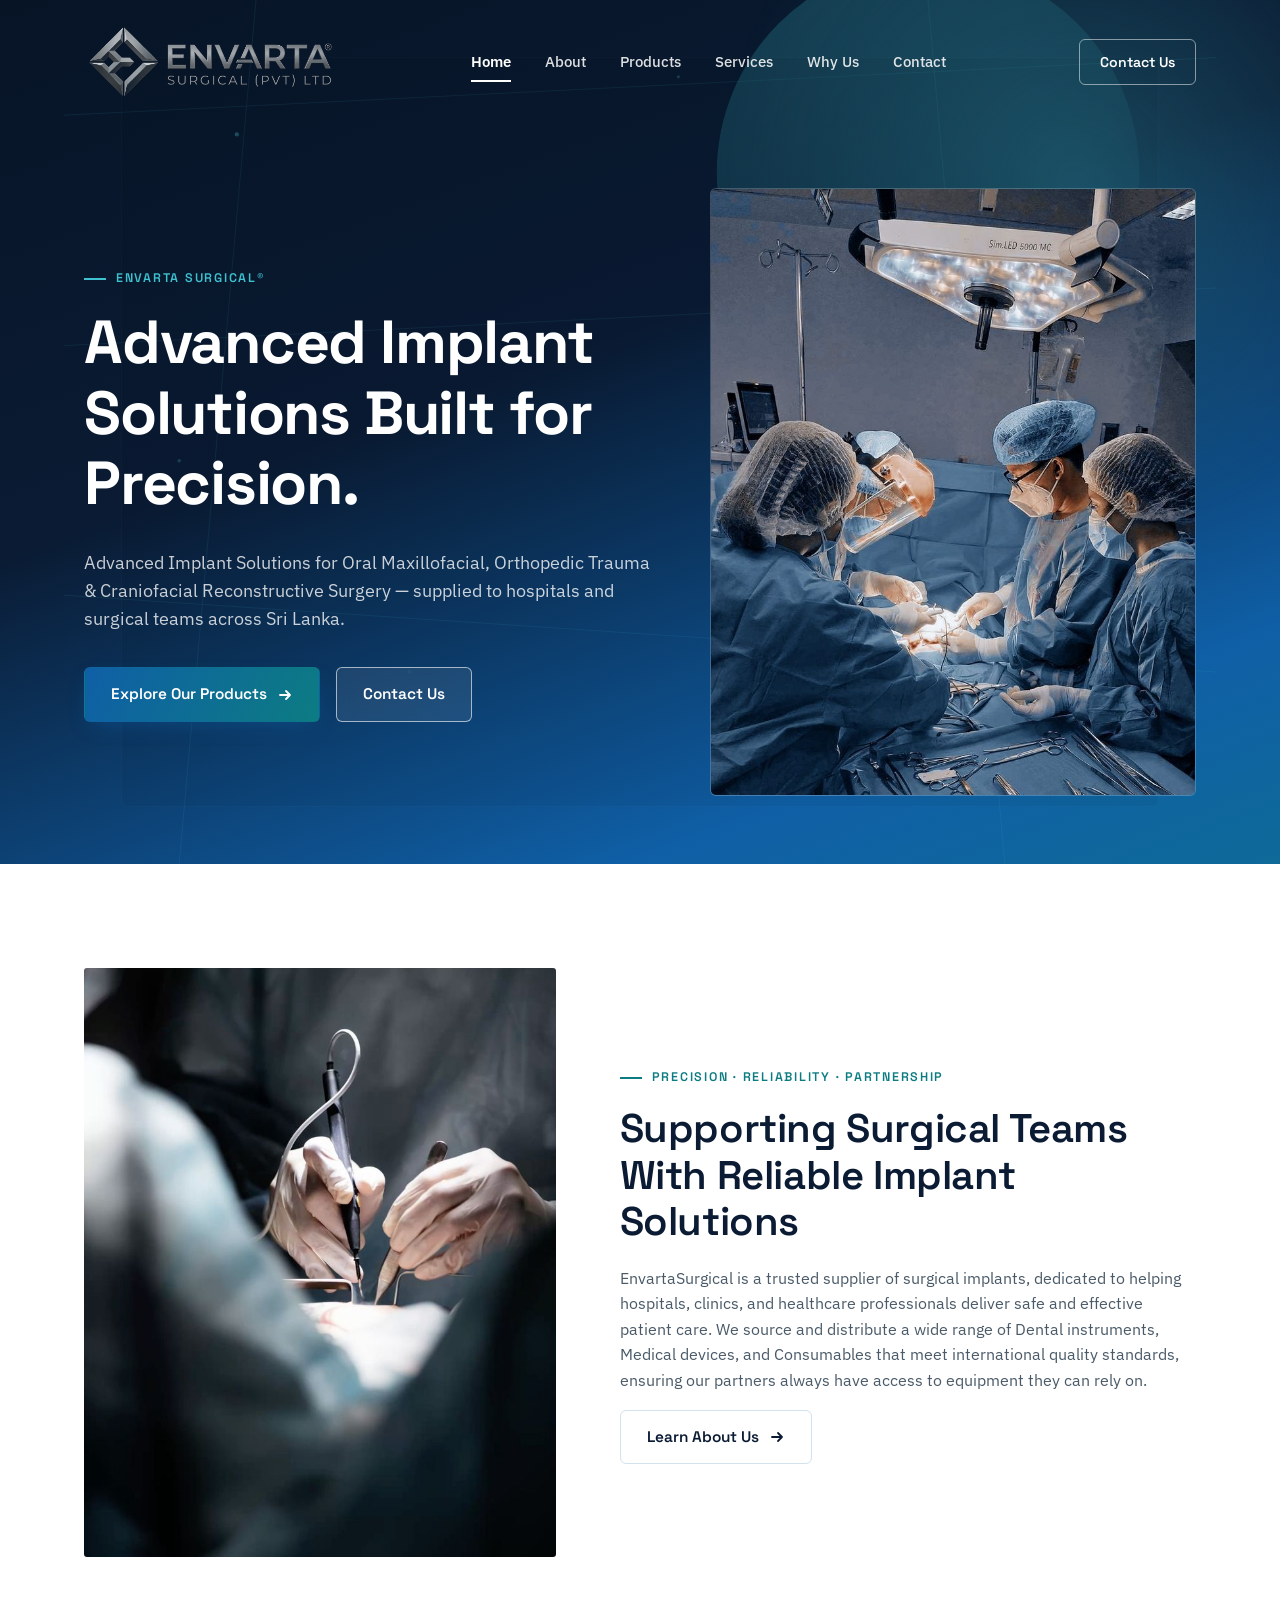
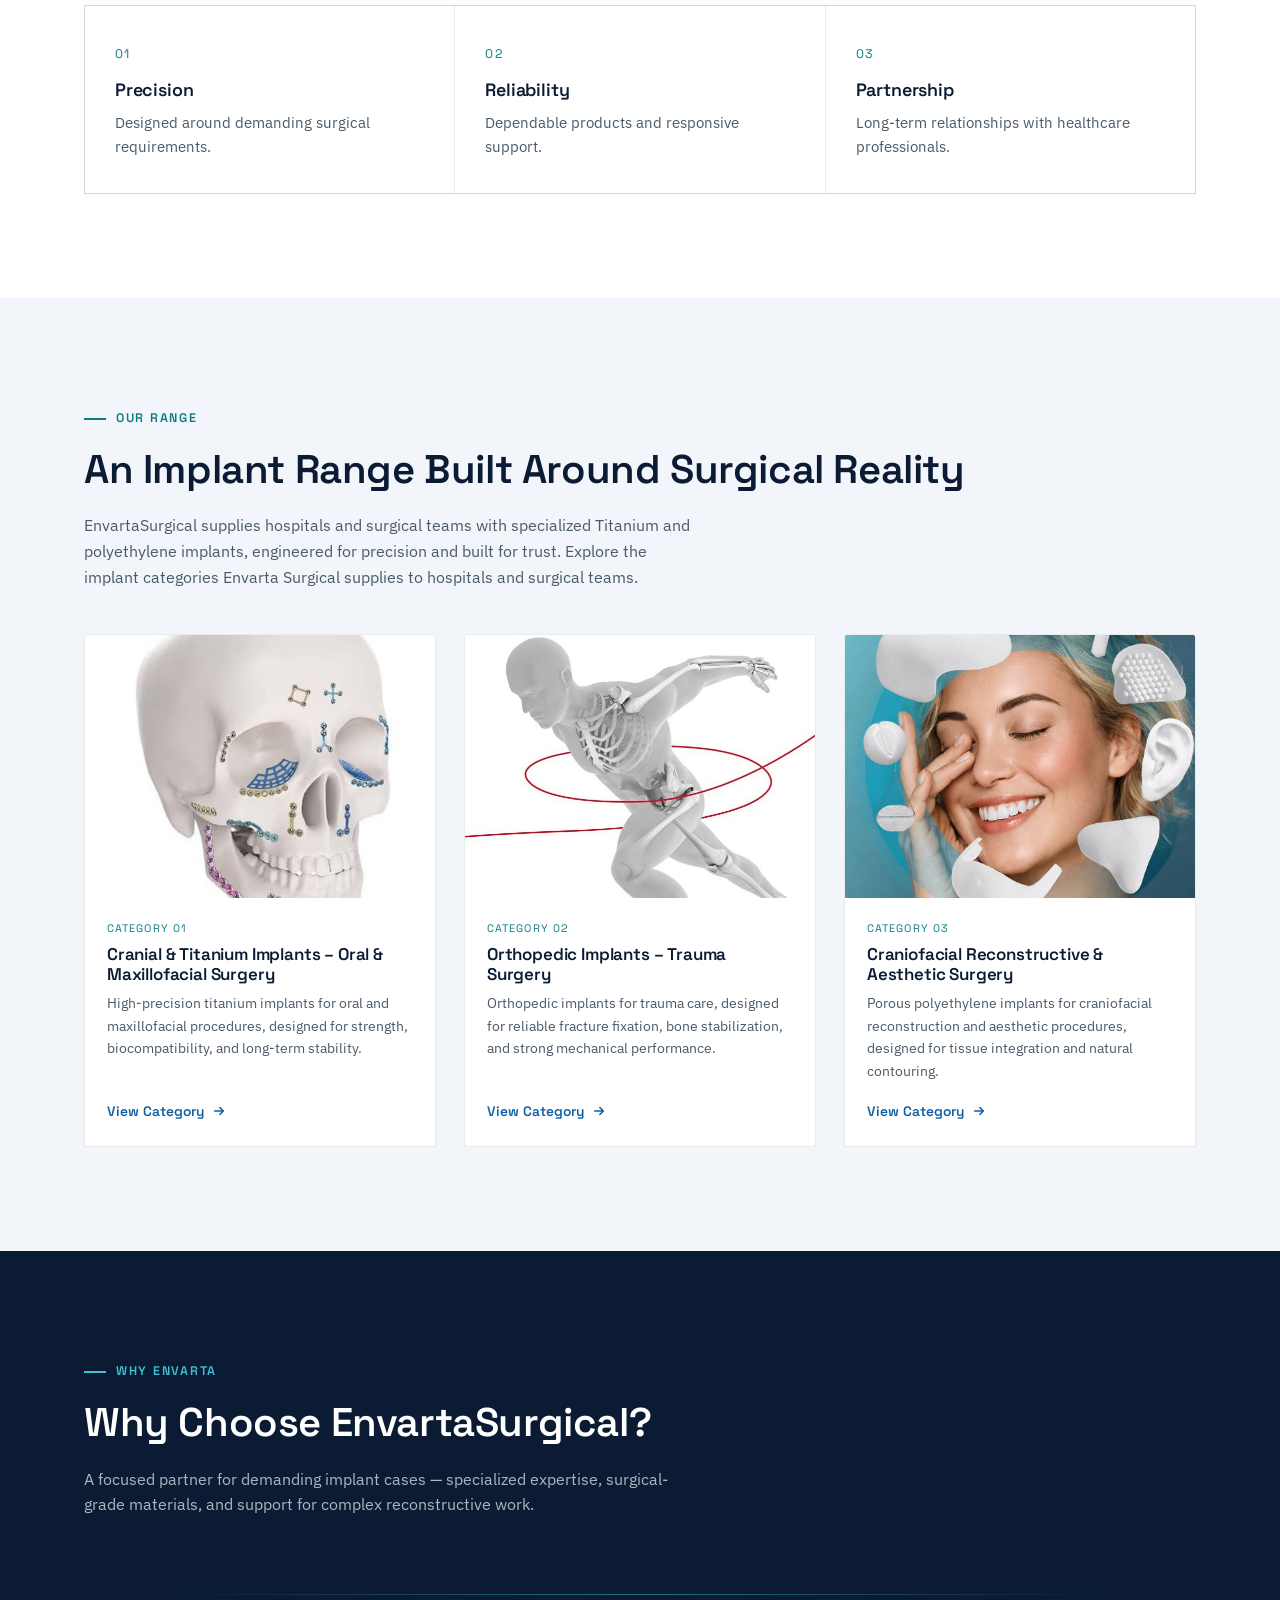
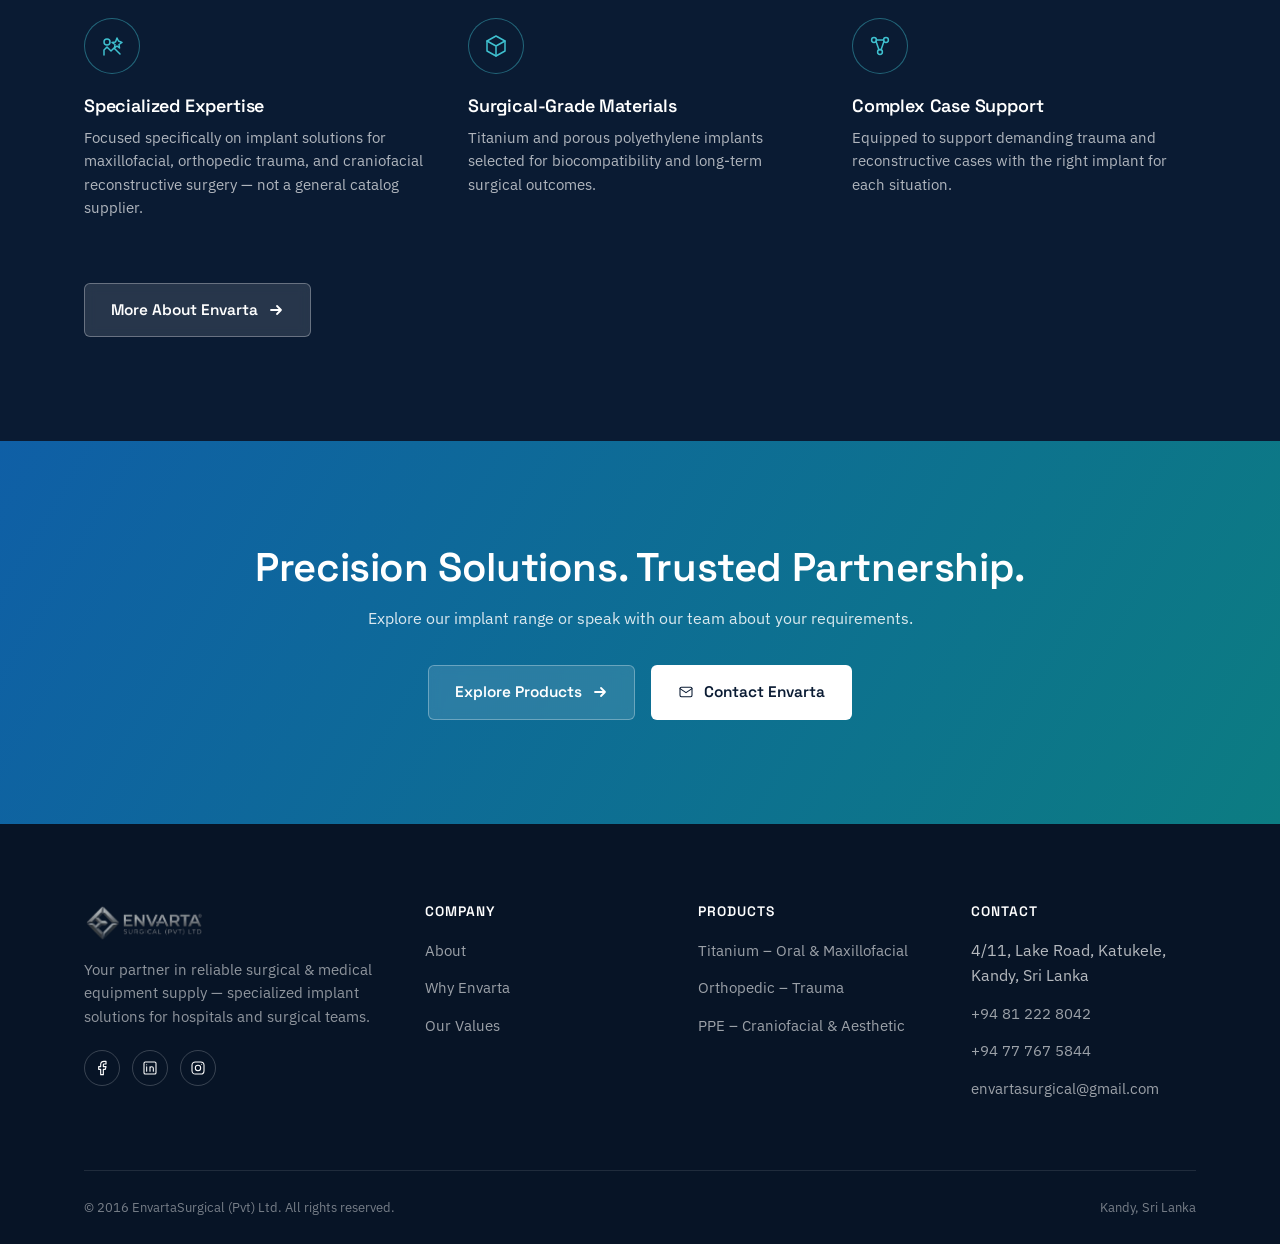
<file: index.html>
<!DOCTYPE html>
<html lang="en">
<head>
<meta charset="UTF-8">
<meta name="viewport" content="width=device-width, initial-scale=1.0">
<title>EnvartaSurgical | Surgical Implant Solutions</title>
<meta name="description" content="EnvartaSurgical provides specialized surgical implant solutions across cranial, craniomaxillofacial, spinal, trauma and extremity fixation.">
<meta property="og:title" content="EnvartaSurgical | Surgical Implant Solutions">
<meta property="og:description" content="EnvartaSurgical provides specialized surgical implant solutions across cranial, craniomaxillofacial, spinal, trauma and extremity fixation.">
<meta property="og:type" content="website">
<link rel="icon" type="image/png" href="images/logo-icon.png">
<link rel="stylesheet" href="css/style.css">
</head>
<body class="is-home">
  <a class="skip-link" href="#main">Skip to content</a>
  <header class="nav">
    <div class="container">
      <a class="brand" href="index.html">
        <span class="brand-chip"><img class="brand-mark-img" src="images/logo.png" alt="Envarta Surgical (Pvt) Ltd"></span>
      </a>
      <nav class="nav-links" aria-label="Primary">
        <a class="nav-link" href="index.html">Home</a>
        <a class="nav-link" href="about.html">About</a>
        <a class="nav-link" href="products.html">Products</a>
        <a class="nav-link" href="services.html">Services</a>
        <a class="nav-link" href="why-envarta.html">Why Us</a>
        <a class="nav-link" href="contact.html">Contact</a>
      </nav>
      <div class="nav-actions">
        <a class="btn btn-outline" href="https://mail.google.com/mail/?view=cm&fs=1&to=envartasurgical%40gmail.com" target="_blank" rel="noopener noreferrer">Contact Us</a>
        <button class="nav-toggle" aria-label="Open menu" aria-expanded="false" aria-controls="mobile-menu">
          <span></span><span></span><span></span>
        </button>
      </div>
    </div>
  </header>

  <div class="mobile-menu" id="mobile-menu">
      <a href="index.html">Home</a>
      <a href="about.html">About</a>
      <a href="products.html">Products</a>
      <a href="services.html">Services</a>
      <a href="why-envarta.html">Why Us</a>
      <a href="contact.html">Contact</a>
    <a class="btn btn-primary" href="https://mail.google.com/mail/?view=cm&fs=1&to=envartasurgical%40gmail.com" target="_blank" rel="noopener noreferrer">Contact Us <svg viewBox="0 0 16 16" fill="none" stroke="currentColor" stroke-width="1.8" stroke-linecap="round" stroke-linejoin="round"><path d="M3 8h10M9 4l4 4-4 4"/></svg></a>
    <p class="mobile-foot">Speak with our team<br><a href="tel:+94777675844">+94 77 767 5844</a> &middot; <a href="https://mail.google.com/mail/?view=cm&fs=1&to=envartasurgical%40gmail.com">envartasurgical@gmail.com</a></p>
  </div>

<main id="main">

  <section class="hero">
    <div class="hero-bg"><svg viewBox="0 0 1200 900" xmlns="http://www.w3.org/2000/svg">
  <defs>
    <linearGradient id="gl" x1="0" y1="0" x2="1" y2="1">
      <stop offset="0" stop-color="#3FC1D0" stop-opacity="0.5"/>
      <stop offset="1" stop-color="#3FC1D0" stop-opacity="0"/>
    </linearGradient>
  </defs>
  <g stroke="#3FC1D0" stroke-width="0.6" opacity="0.35">
    <line x1="0" y1="120" x2="1200" y2="60"/>
    <line x1="0" y1="360" x2="1200" y2="300"/>
    <line x1="0" y1="620" x2="1200" y2="700"/>
    <line x1="200" y1="0" x2="120" y2="900"/>
    <line x1="900" y1="0" x2="980" y2="900"/>
  </g>
  <g fill="#3FC1D0">
    <circle cx="180" cy="140" r="2.2" opacity="0.7"/>
    <circle cx="640" cy="80" r="1.6" opacity="0.5"/>
    <circle cx="980" cy="220" r="2.4" opacity="0.6"/>
    <circle cx="120" cy="480" r="1.8" opacity="0.5"/>
    <circle cx="760" cy="520" r="2" opacity="0.55"/>
    <circle cx="1040" cy="640" r="1.6" opacity="0.45"/>
    <circle cx="360" cy="700" r="2.2" opacity="0.5"/>
  </g>
  <circle cx="900" cy="180" r="220" fill="url(#gl)"/>
  <g stroke="#ffffff" stroke-width="0.5" opacity="0.08">
    <rect x="60" y="60" width="1080" height="780" rx="6"/>
  </g>
</svg><div class="hero-glow"></div></div>
    <div class="container">
      <div class="hero-copy reveal is-visible">
        <p class="eyebrow">Envarta Surgical®</p>
        <h1>Advanced Implant Solutions Built for Precision.</h1>
        <p class="lede">Advanced Implant Solutions for Oral Maxillofacial, Orthopedic Trauma & Craniofacial Reconstructive Surgery &mdash; supplied to hospitals and surgical teams across Sri Lanka.</p>
        <div class="hero-actions">
          <a class="btn btn-primary" href="products.html">Explore Our Products <svg viewBox="0 0 16 16" fill="none" stroke="currentColor" stroke-width="1.8" stroke-linecap="round" stroke-linejoin="round"><path d="M3 8h10M9 4l4 4-4 4"/></svg></a>
          <a class="btn btn-outline" href="contact.html">Contact Us</a>
        </div>
      </div>
      <div class="hero-media">
        <div class="hero-frame bracket">
          <div class="media ">
              <img src="images/hero.jpg" alt="Advanced surgical implant solutions" loading="lazy" data-fallback>
              <span class="ph-label"><svg class="ph-icon" viewBox="0 0 24 24" fill="none" stroke="currentColor" stroke-width="1.4"><rect x="3" y="5" width="18" height="14" rx="2"/><circle cx="9" cy="10" r="1.6"/><path d="M21 16l-5.5-5.5L7 19"/></svg><span class="ph-path">images/hero.jpg</span></span>
            </div>
          <span class="bracket-corner tl"></span><span class="bracket-corner tr"></span>
          <span class="bracket-corner bl"></span><span class="bracket-corner br"></span>
        </div>
      </div>
    </div>
  </section>

  <section class="section section--white">
    <div class="container">
      <div class="split reveal">
        <div class="split-media bracket">
          <div class="media ">
              <img src="images/company-intro.jpg" alt="Envarta Surgical team supporting hospitals" loading="lazy" data-fallback>
              <span class="ph-label"><svg class="ph-icon" viewBox="0 0 24 24" fill="none" stroke="currentColor" stroke-width="1.4"><rect x="3" y="5" width="18" height="14" rx="2"/><circle cx="9" cy="10" r="1.6"/><path d="M21 16l-5.5-5.5L7 19"/></svg><span class="ph-path">images/company-intro.jpg</span></span>
            </div>
        </div>
        <div>
          <p class="eyebrow">Precision &middot; Reliability &middot; Partnership</p>
          <h2>Supporting Surgical Teams With Reliable Implant Solutions</h2>
          <p>EnvartaSurgical is a trusted supplier of surgical implants, dedicated to helping hospitals, clinics, and healthcare professionals deliver safe and effective patient care. We source and distribute a wide range of Dental instruments, Medical devices, and Consumables that meet international quality standards, ensuring our partners always have access to equipment they can rely on.</p>
          <a class="btn btn-outline" href="about.html">Learn About Us <svg viewBox="0 0 16 16" fill="none" stroke="currentColor" stroke-width="1.8" stroke-linecap="round" stroke-linejoin="round"><path d="M3 8h10M9 4l4 4-4 4"/></svg></a>
        </div>
      </div>
      <div class="feature-grid reveal-stagger reveal">
        <div class="feature-card">
          <span class="num">01</span>
          <h3>Precision</h3>
          <p>Designed around demanding surgical requirements.</p>
        </div>
        <div class="feature-card">
          <span class="num">02</span>
          <h3>Reliability</h3>
          <p>Dependable products and responsive support.</p>
        </div>
        <div class="feature-card">
          <span class="num">03</span>
          <h3>Partnership</h3>
          <p>Long-term relationships with healthcare professionals.</p>
        </div>
      </div>
    </div>
  </section>

  <section class="section section--mist">
    <div class="container">
      <p class="eyebrow">Our Range</p>
      <h2>An Implant Range Built Around Surgical Reality</h2>
      <p>EnvartaSurgical supplies hospitals and surgical teams with specialized Titanium and polyethylene implants, engineered for precision and built for trust. Explore the implant categories Envarta Surgical supplies to hospitals and surgical teams.</p>
      <div class="product-grid" style="margin-top:44px;">
        <a class="product-card" href="products.html#titanium" style="cursor:pointer;">
          <div class="media ">
              <img src="images/category-cmf.jpeg" alt="Cranial and craniomaxillofacial implants" loading="lazy" data-fallback>
              <span class="ph-label"><svg class="ph-icon" viewBox="0 0 24 24" fill="none" stroke="currentColor" stroke-width="1.4"><rect x="3" y="5" width="18" height="14" rx="2"/><circle cx="9" cy="10" r="1.6"/><path d="M21 16l-5.5-5.5L7 19"/></svg><span class="ph-path">images/category-cmf.jpeg</span></span>
            </div>
          <div class="product-body">
            <span class="product-cat">Category 01</span>
            <h3>Cranial &amp; Titanium Implants &ndash; Oral &amp; Maxillofacial Surgery</h3>
            <p>High-precision titanium implants for oral and maxillofacial procedures, designed for strength, biocompatibility, and long-term stability.</p>
            <span class="product-link">View Category <svg viewBox="0 0 16 16" fill="none" stroke="currentColor" stroke-width="1.8" stroke-linecap="round" stroke-linejoin="round"><path d="M3 8h10M9 4l4 4-4 4"/></svg></span>
          </div>
        </a>
        <a class="product-card" href="products.html#orthopedic" style="cursor:pointer;">
          <div class="media ">
              <img src="images/category-spine.jpg" alt="Spinal implant systems" loading="lazy" data-fallback>
              <span class="ph-label"><svg class="ph-icon" viewBox="0 0 24 24" fill="none" stroke="currentColor" stroke-width="1.4"><rect x="3" y="5" width="18" height="14" rx="2"/><circle cx="9" cy="10" r="1.6"/><path d="M21 16l-5.5-5.5L7 19"/></svg><span class="ph-path">images/category-spine.jpg</span></span>
            </div>
          <div class="product-body">
            <span class="product-cat">Category 02</span>
            <h3>Orthopedic Implants &ndash; Trauma Surgery</h3>
            <p>Orthopedic implants for trauma care, designed for reliable fracture fixation, bone stabilization, and strong mechanical performance.</p>
            <span class="product-link">View Category <svg viewBox="0 0 16 16" fill="none" stroke="currentColor" stroke-width="1.8" stroke-linecap="round" stroke-linejoin="round"><path d="M3 8h10M9 4l4 4-4 4"/></svg></span>
          </div>
        </a>
        <a class="product-card" href="products.html#phdpe" style="cursor:pointer;">
          <div class="media ">
              <img src="images/category-trauma.jpeg" alt="Trauma and extremity fixation" loading="lazy" data-fallback>
              <span class="ph-label"><svg class="ph-icon" viewBox="0 0 24 24" fill="none" stroke="currentColor" stroke-width="1.4"><rect x="3" y="5" width="18" height="14" rx="2"/><circle cx="9" cy="10" r="1.6"/><path d="M21 16l-5.5-5.5L7 19"/></svg><span class="ph-path">images/category-trauma.jpeg</span></span>
            </div>
          <div class="product-body">
            <span class="product-cat">Category 03</span>
            <h3>Craniofacial Reconstructive &amp; Aesthetic Surgery</h3>
            <p>Porous polyethylene implants for craniofacial reconstruction and aesthetic procedures, designed for tissue integration and natural contouring.</p>
            <span class="product-link">View Category <svg viewBox="0 0 16 16" fill="none" stroke="currentColor" stroke-width="1.8" stroke-linecap="round" stroke-linejoin="round"><path d="M3 8h10M9 4l4 4-4 4"/></svg></span>
          </div>
        </a>
      </div>
    </div>
  </section>

  <section class="section section--navy">
    <div class="container">
      <p class="eyebrow">Why Envarta</p>
      <h2>Why Choose EnvartaSurgical?</h2>
      <p style="max-width:60ch;">A focused partner for demanding implant cases &mdash; specialized expertise, surgical-grade materials, and support for complex reconstructive work.</p>
      <div class="why-grid">
        <div class="why-item reveal">
          <div class="ic-ring"><svg viewBox="0 0 24 24" fill="none" stroke="currentColor" stroke-width="1.5" stroke-linecap="round" stroke-linejoin="round"><path d="M4 21v-5l3-3 4 4 3-3 6 6"/><circle cx="7" cy="8" r="3"/><path d="M17 4l1.5 3L22 8.5l-3 2 .5 3.5L17 12l-2.5 2 .5-3.5-3-2 3.5-.5L17 4z"/></svg></div>
          <h3>Specialized Expertise</h3>
          <p>Focused specifically on implant solutions for maxillofacial, orthopedic trauma, and craniofacial reconstructive surgery — not a general catalog supplier.</p>
        </div>
        <div class="why-item reveal">
          <div class="ic-ring"><svg viewBox="0 0 24 24" fill="none" stroke="currentColor" stroke-width="1.5" stroke-linecap="round" stroke-linejoin="round"><path d="M12 2l9 5v10l-9 5-9-5V7l9-5z"/><path d="M3 7l9 5 9-5M12 22V12"/></svg></div>
          <h3>Surgical-Grade Materials</h3>
          <p>Titanium and porous polyethylene implants selected for biocompatibility and long-term surgical outcomes.</p>
        </div>
        <div class="why-item reveal">
          <div class="ic-ring"><svg viewBox="0 0 24 24" fill="none" stroke="currentColor" stroke-width="1.5" stroke-linecap="round" stroke-linejoin="round"><circle cx="6" cy="6" r="2.4"/><circle cx="18" cy="6" r="2.4"/><circle cx="12" cy="18" r="2.4"/><path d="M8 7.3L11 16M16 7.3L13 16M8.4 6h7.2"/></svg></div>
          <h3>Complex Case Support</h3>
          <p>Equipped to support demanding trauma and reconstructive cases with the right implant for each situation.</p>
        </div>
      </div>
      <div style="margin-top:48px;">
        <a class="btn btn-ghost" href="why-envarta.html">More About Envarta <svg viewBox="0 0 16 16" fill="none" stroke="currentColor" stroke-width="1.8" stroke-linecap="round" stroke-linejoin="round"><path d="M3 8h10M9 4l4 4-4 4"/></svg></a>
      </div>
    </div>
  </section>

  <section class="section section--gradient cta-section">
    <div class="container">
      <h2>Precision Solutions. Trusted Partnership.</h2>
      <p>Explore our implant range or speak with our team about your requirements.</p>
      <div class="cta-actions">
        <a class="btn btn-ghost" href="products.html">Explore Products <svg viewBox="0 0 16 16" fill="none" stroke="currentColor" stroke-width="1.8" stroke-linecap="round" stroke-linejoin="round"><path d="M3 8h10M9 4l4 4-4 4"/></svg></a>
        <a class="btn btn-primary" style="background:#fff;color:var(--navy);box-shadow:none;" target="_blank" rel="noopener noreferrer" href="https://mail.google.com/mail/?view=cm&fs=1&to=envartasurgical%40gmail.com&su=Product%20Inquiry%20%E2%80%93%20Envarta%20Surgical&body=Hello%20Envarta%20Surgical%2C%0A%0AI%20would%20like%20to%20inquire%20about%20your%20surgical%20implant%20products.%0A%0AProduct%20/%20Category%3A%0AOrganization%3A%0AName%3A%0AContact%20Number%3A%0A%0AThank%20you."><svg viewBox="0 0 24 24" fill="none" stroke="currentColor" stroke-width="1.6" stroke-linecap="round" stroke-linejoin="round"><rect x="3" y="5" width="18" height="14" rx="2"/><path d="M3 7l9 6 9-6"/></svg> Contact Envarta</a>
      </div>
    </div>
  </section>

</main>
  <footer class="footer">
    <div class="container">
      <div class="footer-top">
        <div class="footer-brand">
          <a class="brand" href="index.html">
            <span class="brand-chip"><img class="brand-mark-img" src="images/logo.png" alt="Envarta Surgical (Pvt) Ltd"></span>
          </a>
          <p>Your partner in reliable surgical &amp; medical equipment supply &mdash; specialized implant solutions for hospitals and surgical teams.</p>
          <div class="footer-social">
            <a href="#" aria-label="Facebook"><svg viewBox="0 0 24 24" fill="none" stroke="currentColor" stroke-width="1.7" stroke-linecap="round" stroke-linejoin="round"><path d="M18 2h-3a5 5 0 0 0-5 5v3H7v4h3v8h4v-8h3l1-4h-4V7a1 1 0 0 1 1-1h3z"/></svg></a>
            <a href="#" aria-label="LinkedIn"><svg viewBox="0 0 24 24" fill="none" stroke="currentColor" stroke-width="1.6" stroke-linecap="round" stroke-linejoin="round"><rect x="3" y="3" width="18" height="18" rx="2"/><path d="M7 10v7M7 7v.01M12 17v-4.5c0-1.4 1-2.5 2.5-2.5S17 11.1 17 12.5V17M12 10v7"/></svg></a>
            <a href="#" aria-label="Instagram"><svg viewBox="0 0 24 24" fill="none" stroke="currentColor" stroke-width="1.6" stroke-linecap="round" stroke-linejoin="round"><rect x="3" y="3" width="18" height="18" rx="5"/><circle cx="12" cy="12" r="4"/><path d="M17.5 6.5h.01"/></svg></a>
          </div>
        </div>
        <div class="footer-col">
          <h4>Company</h4>
          <ul>
            <li><a href="about.html">About</a></li>
            <li><a href="why-envarta.html">Why Envarta</a></li>
            <li><a href="why-envarta.html#values">Our Values</a></li>
          </ul>
        </div>
        <div class="footer-col">
          <h4>Products</h4>
          <ul>
            <li><a href="products.html#titanium">Titanium &ndash; Oral &amp; Maxillofacial</a></li>
            <li><a href="products.html#orthopedic">Orthopedic &ndash; Trauma</a></li>
            <li><a href="products.html#phdpe">PPE &ndash; Craniofacial &amp; Aesthetic</a></li>
          </ul>
        </div>
        <div class="footer-col">
          <h4>Contact</h4>
          <ul>
            <li>4/11, Lake Road, Katukele, Kandy, Sri Lanka</li>
             <li><a href="tel:+94812228042">+94 81 222 8042</a></li>
            <li><a href="tel:+94777675844">+94 77 767 5844</a></li>
            <li><a href="https://mail.google.com/mail/?view=cm&fs=1&to=envartasurgical%40gmail.com">envartasurgical@gmail.com</a></li>
          </ul>
        </div>
      </div>
      <div class="footer-bottom">
        <span>&copy; 2016 EnvartaSurgical (Pvt) Ltd. All rights reserved.</span>
        <span>Kandy, Sri Lanka</span>
      </div>
    </div>
  </footer>

<script src="js/main.js"></script>
</body>
</html>
</file>
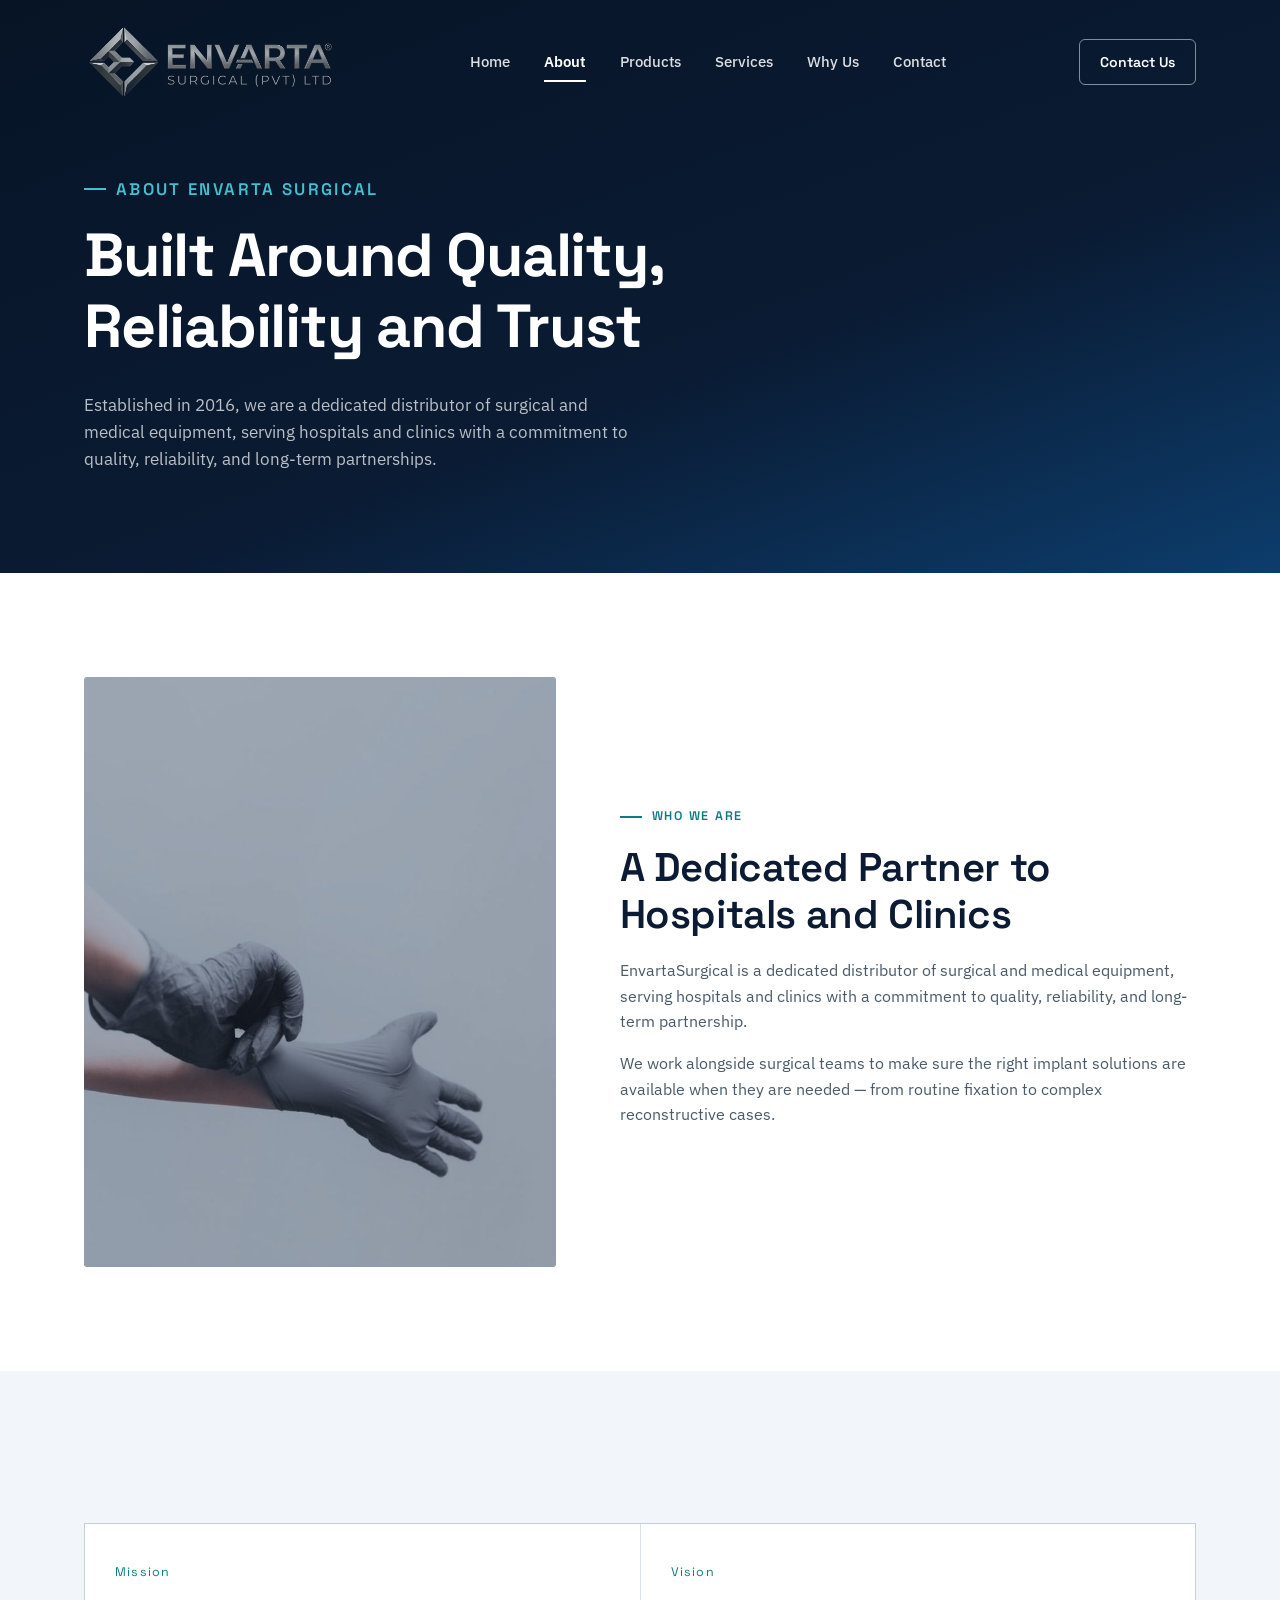
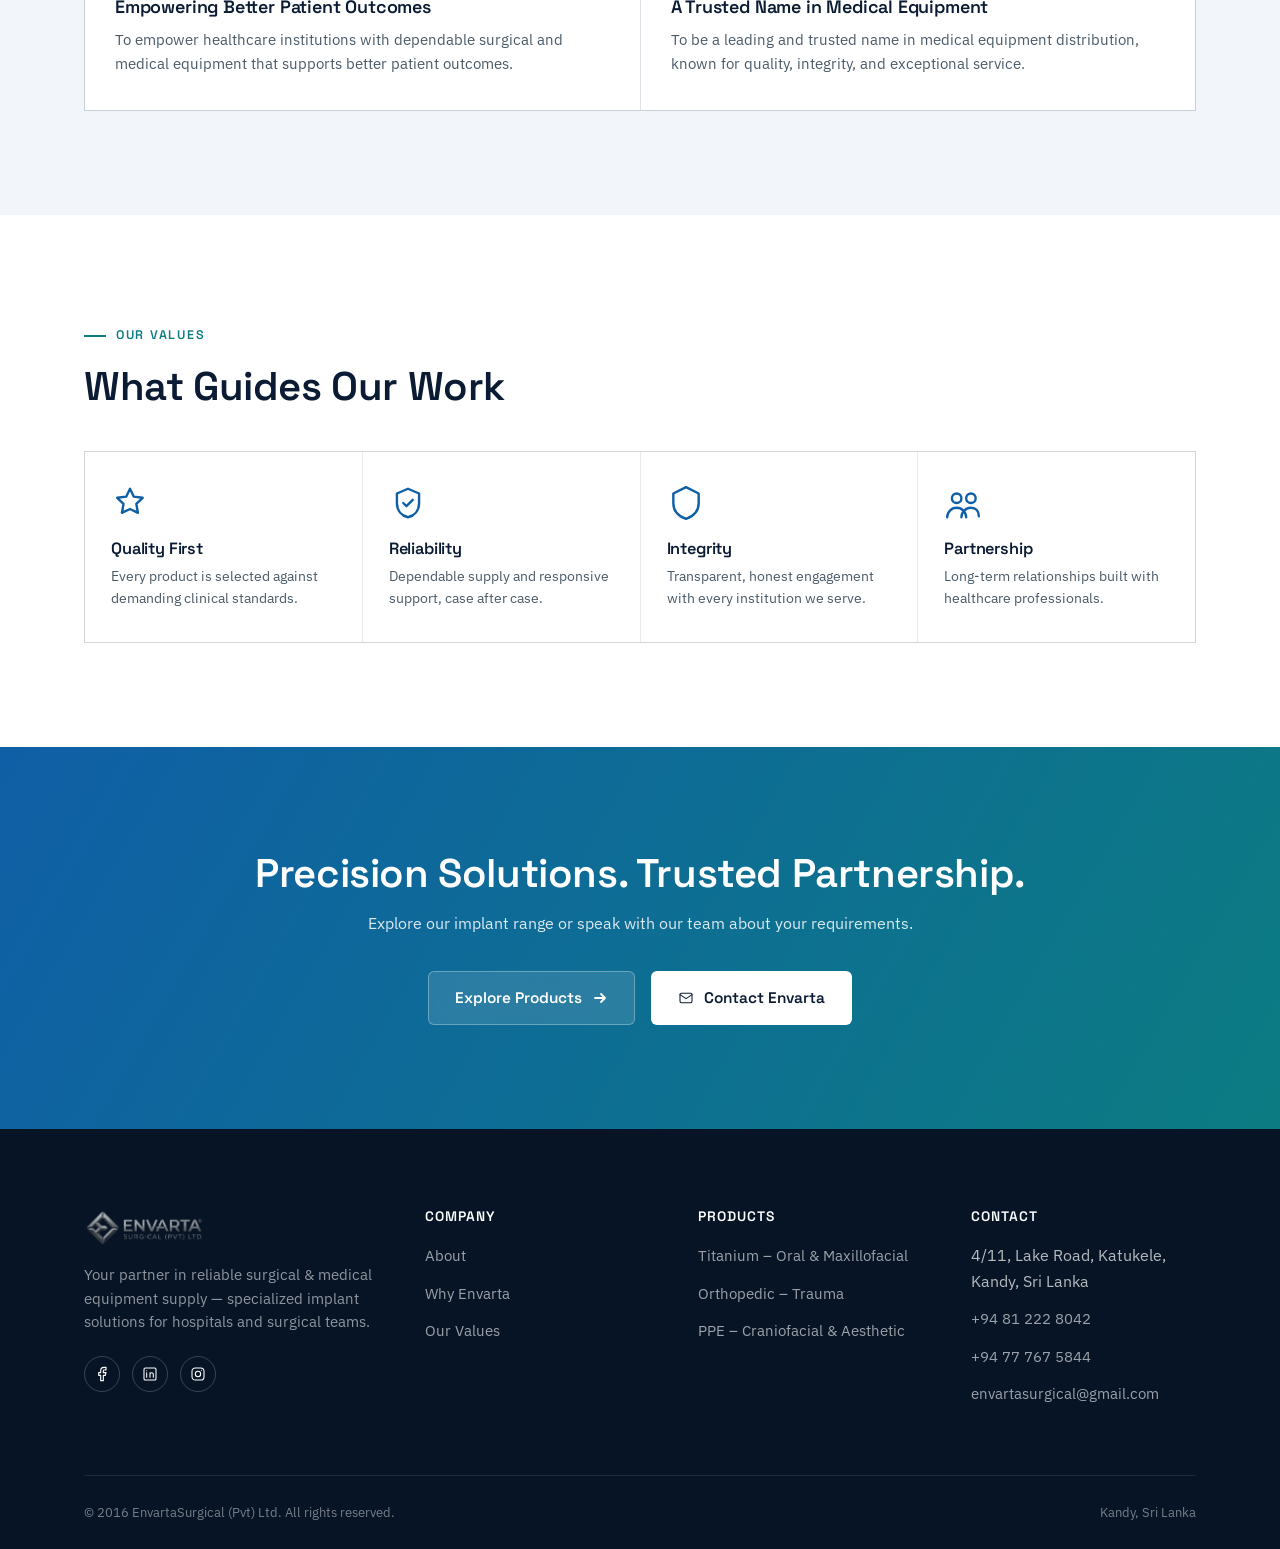
<file: about.html>
<!DOCTYPE html>
<html lang="en">
<head>
<meta charset="UTF-8">
<meta name="viewport" content="width=device-width, initial-scale=1.0">
<title>About Us | EnvartaSurgical</title>
<meta name="description" content="EnvartaSurgical (Pvt) Ltd is a dedicated distributor of surgical and medical equipment, serving hospitals and clinics with quality, reliability and long-term partnership.">
<meta property="og:title" content="About Us | EnvartaSurgical">
<meta property="og:description" content="EnvartaSurgical (Pvt) Ltd is a dedicated distributor of surgical and medical equipment, serving hospitals and clinics with quality, reliability and long-term partnership.">
<meta property="og:type" content="website">
<link rel="icon" type="image/png" href="images/logo-icon.png">
<link rel="stylesheet" href="css/style.css">
</head>
<body class="">
  <a class="skip-link" href="#main">Skip to content</a>
  <header class="nav">
    <div class="container">
      <a class="brand" href="index.html">
        <span class="brand-chip"><img class="brand-mark-img" src="images/logo.png" alt="Envarta Surgical (Pvt) Ltd"></span>
      </a>
      <nav class="nav-links" aria-label="Primary">
        <a class="nav-link" href="index.html">Home</a>
        <a class="nav-link" href="about.html">About</a>
        <a class="nav-link" href="products.html">Products</a>
        <a class="nav-link" href="services.html">Services</a>
        <a class="nav-link" href="why-envarta.html">Why Us</a>
        <a class="nav-link" href="contact.html">Contact</a>
      </nav>
      <div class="nav-actions">
        <a class="btn btn-outline" href="https://mail.google.com/mail/?view=cm&fs=1&to=envartasurgical%40gmail.com" target="_blank" rel="noopener noreferrer">Contact Us</a>
        <button class="nav-toggle" aria-label="Open menu" aria-expanded="false" aria-controls="mobile-menu">
          <span></span><span></span><span></span>
        </button>
      </div>
    </div>
  </header>

  <div class="mobile-menu" id="mobile-menu">
      <a href="index.html">Home</a>
      <a href="about.html">About</a>
      <a href="products.html">Products</a>
      <a href="services.html">Services</a>
      <a href="why-envarta.html">Why Us</a>
      <a href="contact.html">Contact</a>
    <a class="btn btn-primary" href="https://mail.google.com/mail/?view=cm&fs=1&to=envartasurgical%40gmail.com" target="_blank" rel="noopener noreferrer">Contact Us <svg viewBox="0 0 16 16" fill="none" stroke="currentColor" stroke-width="1.8" stroke-linecap="round" stroke-linejoin="round"><path d="M3 8h10M9 4l4 4-4 4"/></svg></a>
    <p class="mobile-foot">Speak with our team<br><a href="tel:+94777675844">+94 77 767 5844</a> &middot; <a href="https://mail.google.com/mail/?view=cm&fs=1&to=envartasurgical%40gmail.com">envartasurgical@gmail.com</a></p>
  </div>

<main id="main">

  <section class="page-hero">
    <div class="container">
      <p class="eyebrow">About Envarta Surgical</p>
      <h1>Built Around Quality, Reliability and Trust</h1>
      <p>Established in 2016, we are a dedicated distributor of surgical and medical equipment, serving hospitals and clinics with a commitment to quality, reliability, and long-term partnerships.
</p>
    </div>
  </section>

  <section class="section section--white">
    <div class="container">
      <div class="split reveal">
        <div class="split-media bracket">
          <div class="media ">
              <img src="images/about.jpg" alt="Envarta Surgical team" loading="lazy" data-fallback>
              <span class="ph-label"><svg class="ph-icon" viewBox="0 0 24 24" fill="none" stroke="currentColor" stroke-width="1.4"><rect x="3" y="5" width="18" height="14" rx="2"/><circle cx="9" cy="10" r="1.6"/><path d="M21 16l-5.5-5.5L7 19"/></svg><span class="ph-path">images/about.jpg</span></span>
            </div>
          <span class="bracket-corner tl"></span><span class="bracket-corner tr"></span>
          <span class="bracket-corner bl"></span><span class="bracket-corner br"></span>
        </div>
        <div>
          <p class="eyebrow">Who We Are</p>
          <h2>A Dedicated Partner to Hospitals and Clinics</h2>
          <p>EnvartaSurgical is a dedicated distributor of surgical and medical equipment, serving hospitals and clinics with a commitment to quality, reliability, and long-term partnership.</p>
          <p>We work alongside surgical teams to make sure the right implant solutions are available when they are needed &mdash; from routine fixation to complex reconstructive cases.</p>
        </div>
      </div>
    </div>
  </section>

  <section class="section section--mist">
    <div class="container">
      <div class="feature-grid feature-grid--2col reveal-stagger reveal">
        <div class="feature-card">
          <span class="num">Mission</span>
          <h3>Empowering Better Patient Outcomes</h3>
          <p>To empower healthcare institutions with dependable surgical and medical equipment that supports better patient outcomes.</p>
        </div>
        <div class="feature-card">
          <span class="num">Vision</span>
          <h3>A Trusted Name in Medical Equipment</h3>
          <p>To be a leading and trusted name in medical equipment distribution, known for quality, integrity, and exceptional service.</p>
        </div>
      </div>
    </div>
  </section>

  <section class="section section--white">
    <div class="container">
      <p class="eyebrow">Our Values</p>
      <h2>What Guides Our Work</h2>
      <div class="values-grid reveal-stagger reveal" style="margin-top:40px;">
        <div class="value-card">
          <div class="ic"><svg viewBox="0 0 24 24" fill="none" stroke="currentColor" stroke-width="1.5" stroke-linecap="round" stroke-linejoin="round"><path d="M12 3l2.4 5 5.6.7-4 3.9 1 5.6L12 15.8 6.9 18.2l1-5.6-4-3.9L9.6 8 12 3z"/></svg></div>
          <h3>Quality First</h3>
          <p>Every product is selected against demanding clinical standards.</p>
        </div>
        <div class="value-card">
          <div class="ic"><svg viewBox="0 0 24 24" fill="none" stroke="currentColor" stroke-width="1.5" stroke-linecap="round" stroke-linejoin="round"><path d="M12 3l7 3v6c0 4.8-3 8-7 9-4-1-7-4.2-7-9V6l7-3z"/><path d="M9 12l2 2 4-4"/></svg></div>
          <h3>Reliability</h3>
          <p>Dependable supply and responsive support, case after case.</p>
        </div>
        <div class="value-card">
          <div class="ic"><svg viewBox="0 0 24 24" fill="none" stroke="currentColor" stroke-width="1.5" stroke-linecap="round" stroke-linejoin="round"><path d="M12 2l8 4v6c0 5-3.4 8.4-8 10-4.6-1.6-8-5-8-10V6l8-4z"/></svg></div>
          <h3>Integrity</h3>
          <p>Transparent, honest engagement with every institution we serve.</p>
        </div>
        <div class="value-card">
          <div class="ic"><svg viewBox="0 0 24 24" fill="none" stroke="currentColor" stroke-width="1.5" stroke-linecap="round" stroke-linejoin="round"><circle cx="8" cy="9" r="3"/><circle cx="17" cy="9" r="3"/><path d="M2 21c0-3.3 2.7-6 6-6s6 2.7 6 6M11 21c0-3.3 2.7-6 6-6s5 2.2 5 5.4"/></svg></div>
          <h3>Partnership</h3>
          <p>Long-term relationships built with healthcare professionals.</p>
        </div>
      </div>
    </div>
  </section>

  <section class="section section--gradient cta-section">
    <div class="container">
      <h2>Precision Solutions. Trusted Partnership.</h2>
      <p>Explore our implant range or speak with our team about your requirements.</p>
      <div class="cta-actions">
        <a class="btn btn-ghost" href="products.html">Explore Products <svg viewBox="0 0 16 16" fill="none" stroke="currentColor" stroke-width="1.8" stroke-linecap="round" stroke-linejoin="round"><path d="M3 8h10M9 4l4 4-4 4"/></svg></a>
        <a class="btn btn-primary" style="background:#fff;color:var(--navy);box-shadow:none;" href="contact.html"><svg viewBox="0 0 24 24" fill="none" stroke="currentColor" stroke-width="1.6" stroke-linecap="round" stroke-linejoin="round"><rect x="3" y="5" width="18" height="14" rx="2"/><path d="M3 7l9 6 9-6"/></svg> Contact Envarta</a>
      </div>
    </div>
  </section>

</main>
  <footer class="footer">
    <div class="container">
      <div class="footer-top">
        <div class="footer-brand">
          <a class="brand" href="index.html">
            <span class="brand-chip"><img class="brand-mark-img" src="images/logo.png" alt="Envarta Surgical (Pvt) Ltd"></span>
          </a>
          <p>Your partner in reliable surgical &amp; medical equipment supply &mdash; specialized implant solutions for hospitals and surgical teams.</p>
          <div class="footer-social">
            <a href="#" aria-label="Facebook"><svg viewBox="0 0 24 24" fill="none" stroke="currentColor" stroke-width="1.7" stroke-linecap="round" stroke-linejoin="round"><path d="M18 2h-3a5 5 0 0 0-5 5v3H7v4h3v8h4v-8h3l1-4h-4V7a1 1 0 0 1 1-1h3z"/></svg></a>
            <a href="#" aria-label="LinkedIn"><svg viewBox="0 0 24 24" fill="none" stroke="currentColor" stroke-width="1.6" stroke-linecap="round" stroke-linejoin="round"><rect x="3" y="3" width="18" height="18" rx="2"/><path d="M7 10v7M7 7v.01M12 17v-4.5c0-1.4 1-2.5 2.5-2.5S17 11.1 17 12.5V17M12 10v7"/></svg></a>
            <a href="#" aria-label="Instagram"><svg viewBox="0 0 24 24" fill="none" stroke="currentColor" stroke-width="1.6" stroke-linecap="round" stroke-linejoin="round"><rect x="3" y="3" width="18" height="18" rx="5"/><circle cx="12" cy="12" r="4"/><path d="M17.5 6.5h.01"/></svg></a>
          </div>
        </div>
        <div class="footer-col">
          <h4>Company</h4>
          <ul>
            <li><a href="about.html">About</a></li>
            <li><a href="why-envarta.html">Why Envarta</a></li>
            <li><a href="why-envarta.html#values">Our Values</a></li>
          </ul>
        </div>
        <div class="footer-col">
          <h4>Products</h4>
          <ul>
            <li><a href="products.html#titanium">Titanium &ndash; Oral &amp; Maxillofacial</a></li>
            <li><a href="products.html#orthopedic">Orthopedic &ndash; Trauma</a></li>
            <li><a href="products.html#phdpe">PPE &ndash; Craniofacial &amp; Aesthetic</a></li>
          </ul>
        </div>
        <div class="footer-col">
          <h4>Contact</h4>
          <ul>
            <li>4/11, Lake Road, Katukele, Kandy, Sri Lanka</li>
            <li><a href="tel:+94812228042">+94 81 222 8042</a></li>
            <li><a href="tel:+94777675844">+94 77 767 5844 </a></li>
            <li><a href="https://mail.google.com/mail/?view=cm&fs=1&to=envartasurgical%40gmail.com">envartasurgical@gmail.com</a></li>
          </ul>
        </div>
      </div>
      <div class="footer-bottom">
        <span>&copy; 2016 EnvartaSurgical (Pvt) Ltd. All rights reserved.</span>
        <span>Kandy, Sri Lanka</span>
      </div>
    </div>
  </footer>

<script src="js/main.js"></script>
</body>
</html>
</file>
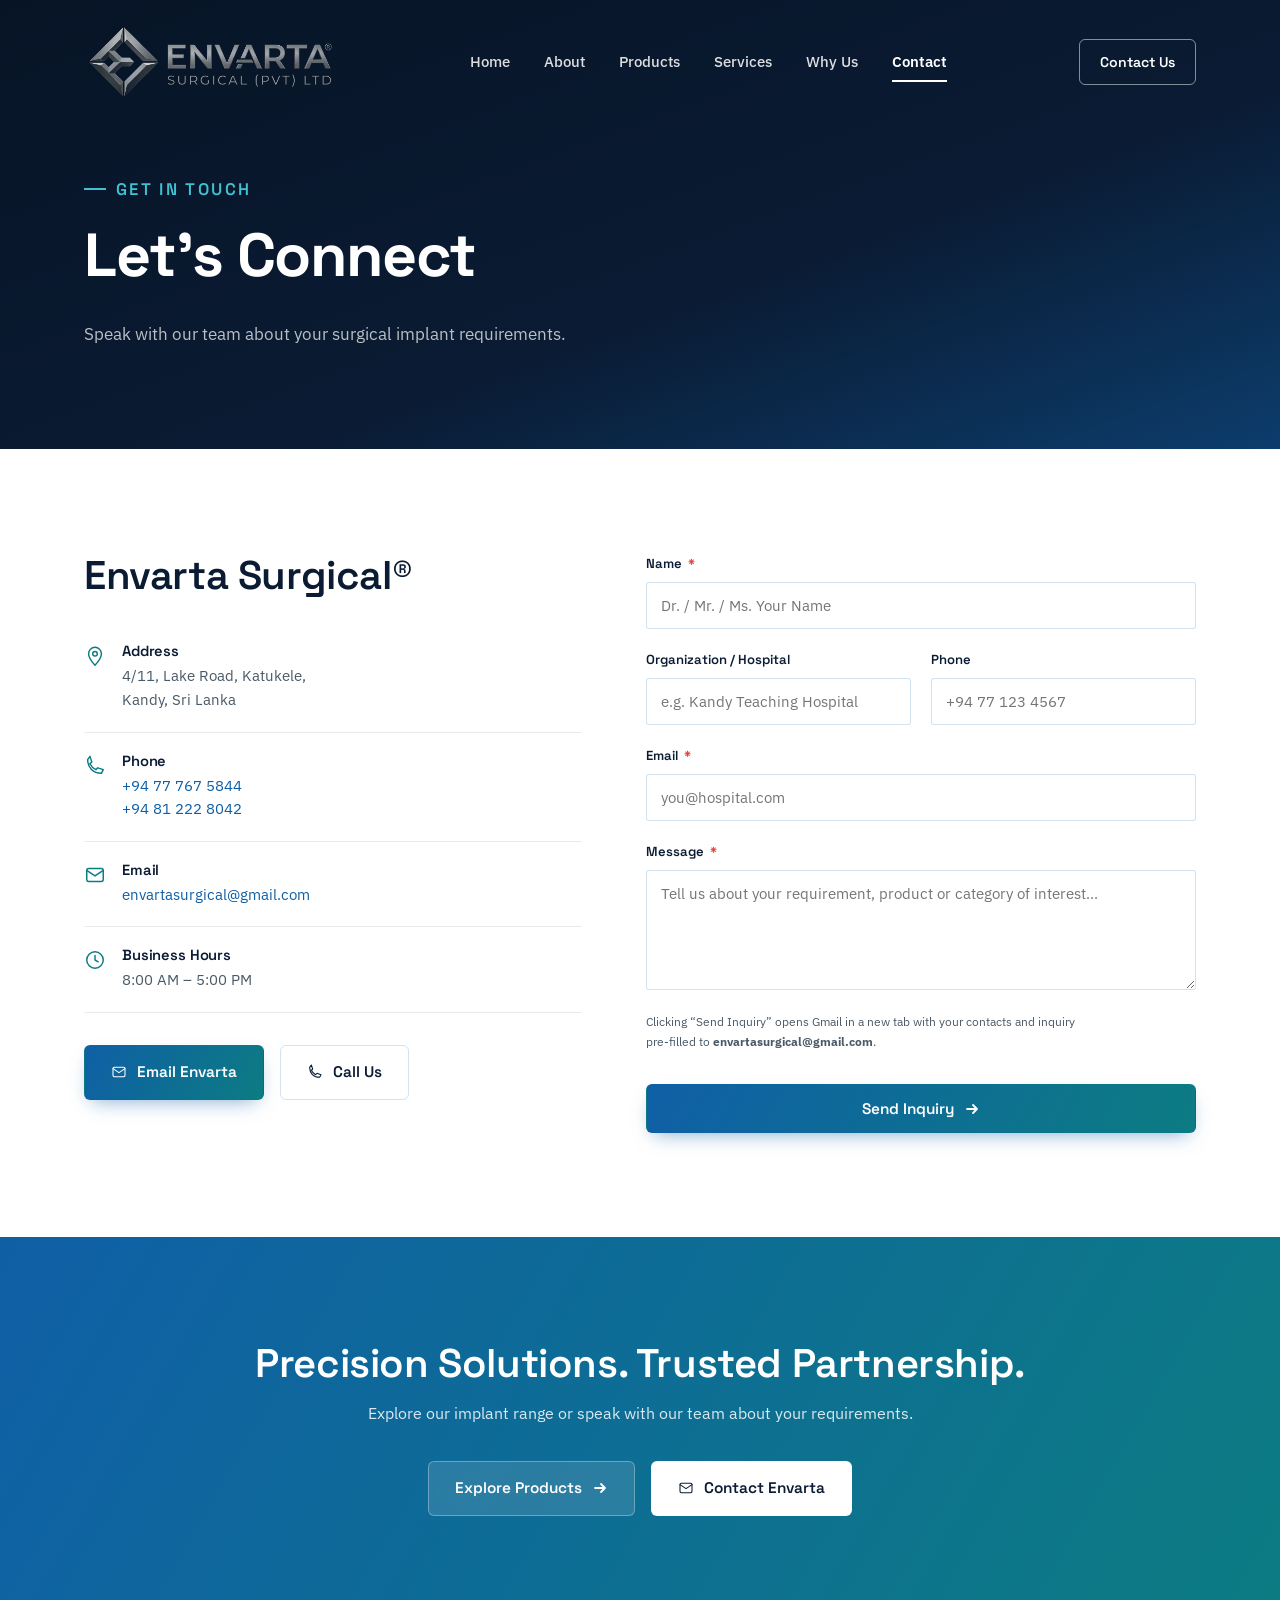
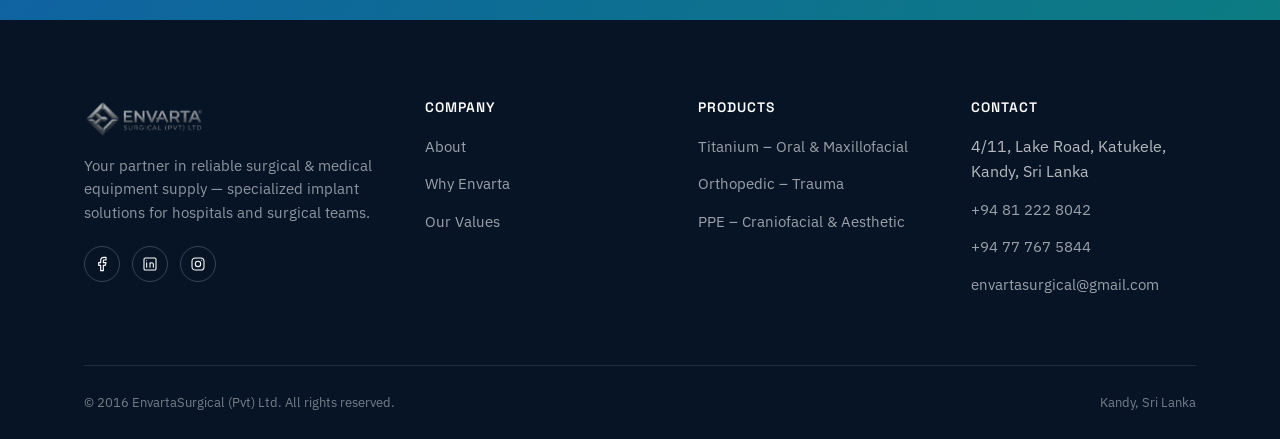
<file: contact.html>
<!DOCTYPE html>
<html lang="en">

<head>
  <meta charset="UTF-8">
  <meta name="viewport" content="width=device-width, initial-scale=1.0">
  <title>Contact | EnvartaSurgical</title>
  <meta name="description"
    content="Contact EnvartaSurgical (Pvt) Ltd in Kandy, Sri Lanka to discuss your surgical implant requirements.">
  <meta property="og:title" content="Contact | EnvartaSurgical">
  <meta property="og:description"
    content="Contact EnvartaSurgical (Pvt) Ltd in Kandy, Sri Lanka to discuss your surgical implant requirements.">
  <meta property="og:type" content="website">
  <link rel="icon" type="image/png" href="images/logo-icon.png">
  <link rel="stylesheet" href="css/style.css">
</head>

<body class="">
  <a class="skip-link" href="#main">Skip to content</a>
  <header class="nav">
    <div class="container">
      <a class="brand" href="index.html">
        <span class="brand-chip"><img class="brand-mark-img" src="images/logo.png"
            alt="Envarta Surgical (Pvt) Ltd"></span>
      </a>
      <nav class="nav-links" aria-label="Primary">
        <a class="nav-link" href="index.html">Home</a>
        <a class="nav-link" href="about.html">About</a>
        <a class="nav-link" href="products.html">Products</a>
        <a class="nav-link" href="services.html">Services</a>
        <a class="nav-link" href="why-envarta.html">Why Us</a>
        <a class="nav-link" href="contact.html">Contact</a>
      </nav>
      <div class="nav-actions">
        <a class="btn btn-outline" href="https://mail.google.com/mail/?view=cm&fs=1&to=envartasurgical%40gmail.com"
          target="_blank" rel="noopener noreferrer">Contact Us</a>
        <button class="nav-toggle" aria-label="Open menu" aria-expanded="false" aria-controls="mobile-menu">
          <span></span><span></span><span></span>
        </button>
      </div>
    </div>
  </header>

  <div class="mobile-menu" id="mobile-menu">
    <a href="index.html">Home</a>
    <a href="about.html">About</a>
    <a href="products.html">Products</a>
    <a href="services.html">Services</a>
    <a href="why-envarta.html">Why Us</a>
    <a href="contact.html">Contact</a>
    <a class="btn btn-primary" href="https://mail.google.com/mail/?view=cm&fs=1&to=envartasurgical%40gmail.com"
      target="_blank" rel="noopener noreferrer">Contact Us <svg viewBox="0 0 16 16" fill="none" stroke="currentColor"
        stroke-width="1.8" stroke-linecap="round" stroke-linejoin="round">
        <path d="M3 8h10M9 4l4 4-4 4" />
      </svg></a>
    <p class="mobile-foot">Speak with our team<br><a href="tel:+94777675844">+94 77 767 5844</a> &middot; <a
        href="https://mail.google.com/mail/?view=cm&fs=1&to=envartasurgical%40gmail.com">envartasurgical@gmail.com</a>
    </p>
  </div>

  <main id="main">

    <section class="page-hero">
      <div class="container">
        <p class="eyebrow">Get In Touch</p>
        <h1>Let&rsquo;s Connect</h1>
        <p>Speak with our team about your surgical implant requirements.</p>
      </div>
    </section>

    <section class="section section--white">
      <div class="container">
        <div class="contact-grid">
          <div class="reveal">
            <h2 style="margin-bottom:24px;">Envarta Surgical®</h2>

            <div class="info-row">
              <span class="ic"><svg viewBox="0 0 24 24" fill="none" stroke="currentColor" stroke-width="1.6"
                  stroke-linecap="round" stroke-linejoin="round">
                  <path d="M12 22s7-7.4 7-12.5A7 7 0 0 0 5 9.5C5 14.6 12 22 12 22z" />
                  <circle cx="12" cy="9.5" r="2.5" />
                </svg></span>
              <div>
                <h4>Address</h4>
                <p>4/11, Lake Road, Katukele,<br>Kandy, Sri Lanka</p>
              </div>
            </div>
            <div class="info-row">
              <a class="ic" href="tel:+94777675844" aria-label="Call +94 77 767 5844"><svg viewBox="0 0 24 24" fill="none" stroke="currentColor" stroke-width="1.6"
                  stroke-linecap="round" stroke-linejoin="round">
                  <path d="M4 5c0 9 6 15 15 15l2-4-6-2-2 2c-3-1.5-5-3.5-6.5-6.5l2-2-2-6z" />
                </svg></a>
              <div>
                <h4>Phone</h4>
                <p><a href="tel:+94777675844">+94 77 767 5844</a></p>
                <p><a href="tel:+94812228042">+94 81 222 8042</a></p>
              </div>
            </div>
            <div class="info-row">
              <a class="ic" target="_blank" rel="noopener noreferrer"
                href="https://mail.google.com/mail/?view=cm&fs=1&to=envartasurgical%40gmail.com" aria-label="Email envartasurgical@gmail.com"><svg viewBox="0 0 24 24" fill="none" stroke="currentColor" stroke-width="1.6"
                  stroke-linecap="round" stroke-linejoin="round">
                  <rect x="3" y="5" width="18" height="14" rx="2" />
                  <path d="M3 7l9 6 9-6" />
                </svg></a>
              <div>
                <h4>Email</h4>
                <p><a target="_blank" rel="noopener noreferrer"
                    href="https://mail.google.com/mail/?view=cm&fs=1&to=envartasurgical%40gmail.com">envartasurgical@gmail.com</a>
                </p>
              </div>
            </div>
            <div class="info-row">
              <span class="ic"><svg viewBox="0 0 24 24" fill="none" stroke="currentColor" stroke-width="1.6"
                  stroke-linecap="round" stroke-linejoin="round">
                  <circle cx="12" cy="12" r="9" />
                  <path d="M12 7v5l3.5 2" />
                </svg></span>
              <div>
                <h4>Business Hours</h4>
                <p>8:00 AM &ndash; 5:00 PM</p>
              </div>
            </div>

            <div class="contact-direct-actions">
              <a class="btn btn-primary" target="_blank" rel="noopener noreferrer"
                href="https://mail.google.com/mail/?view=cm&fs=1&to=envartasurgical%40gmail.com&su=Product%20Inquiry%20%E2%80%93%20Envarta%20Surgical&body=Hello%20Envarta%20Surgical%2C%0A%0AI%20would%20like%20to%20inquire%20about%20your%20surgical%20implant%20products.%0A%0AProduct%20/%20Category%3A%0AOrganization%3A%0AName%3A%0AContact%20Number%3A%0A%0AThank%20you."><svg
                  viewBox="0 0 24 24" fill="none" stroke="currentColor" stroke-width="1.6" stroke-linecap="round"
                  stroke-linejoin="round">
                  <rect x="3" y="5" width="18" height="14" rx="2" />
                  <path d="M3 7l9 6 9-6" />
                </svg> Email Envarta</a>
              <a class="btn btn-outline" href="tel:+94777675844"><svg viewBox="0 0 24 24" fill="none"
                  stroke="currentColor" stroke-width="1.6" stroke-linecap="round" stroke-linejoin="round">
                  <path d="M4 5c0 9 6 15 15 15l2-4-6-2-2 2c-3-1.5-5-3.5-6.5-6.5l2-2-2-6z" />
                </svg> Call Us</a>
            </div>

           
          </div>

          <div class="reveal">
            <form class="form" data-contact-form novalidate>
              <div class="field full">
                <label for="name">Name <span class="req">*</span></label>
                <input type="text" id="name" name="name" required autocomplete="name"
                  placeholder="Dr. / Mr. / Ms. Your Name">
              </div>
              <div class="field">
                <label for="organization">Organization / Hospital</label>
                <input type="text" id="organization" name="organization" autocomplete="organization"
                  placeholder="e.g. Kandy Teaching Hospital">
              </div>
              <div class="field">
                <label for="phone">Phone</label>
                <input type="tel" id="phone" name="phone" autocomplete="tel" placeholder="+94 77 123 4567">
              </div>
              <div class="field full">
                <label for="email">Email <span class="req">*</span></label>
                <input type="email" id="email" name="email" required autocomplete="email"
                  placeholder="you@hospital.com">
              </div>
              <div class="field full">
                <label for="message">Message <span class="req">*</span></label>
                <textarea id="message" name="message" required
                  placeholder="Tell us about your requirement, product or category of interest..."></textarea>
              </div>
              <p class="form-note">Clicking &ldquo;Send Inquiry&rdquo; opens Gmail in a new tab with your contacts and inquiry pre-filled to <strong>envartasurgical@gmail.com</strong>.</p>
              <button class="btn btn-primary btn-block full" id="submit-inquiry-btn" type="submit">
                <span class="btn-text">Send Inquiry</span>
                <svg class="btn-icon" viewBox="0 0 16 16" fill="none" stroke="currentColor" stroke-width="1.8"
                  stroke-linecap="round" stroke-linejoin="round">
                  <path d="M3 8h10M9 4l4 4-4 4" />
                </svg>
              </button>
              <p class="form-status" role="status" aria-live="polite"></p>
            </form>
          </div>
        </div>
      </div>
    </section>

    <section class="section section--gradient cta-section">
      <div class="container">
        <h2>Precision Solutions. Trusted Partnership.</h2>
        <p>Explore our implant range or speak with our team about your requirements.</p>
        <div class="cta-actions">
          <a class="btn btn-ghost" href="products.html">Explore Products <svg viewBox="0 0 16 16" fill="none"
              stroke="currentColor" stroke-width="1.8" stroke-linecap="round" stroke-linejoin="round">
              <path d="M3 8h10M9 4l4 4-4 4" />
            </svg></a>
          <a class="btn btn-primary" style="background:#fff;color:var(--navy);box-shadow:none;" target="_blank" rel="noopener noreferrer"
            href="https://mail.google.com/mail/?view=cm&fs=1&to=envartasurgical%40gmail.com&su=Product%20Inquiry%20%E2%80%93%20Envarta%20Surgical&body=Hello%20Envarta%20Surgical%2C%0A%0AI%20would%20like%20to%20inquire%20about%20your%20surgical%20implant%20products.%0A%0AProduct%20/%20Category%3A%0AOrganization%3A%0AName%3A%0AContact%20Number%3A%0A%0AThank%20you."><svg
              viewBox="0 0 24 24" fill="none" stroke="currentColor" stroke-width="1.6" stroke-linecap="round"
              stroke-linejoin="round">
              <rect x="3" y="5" width="18" height="14" rx="2" />
              <path d="M3 7l9 6 9-6" />
            </svg> Contact Envarta</a>
        </div>
      </div>
    </section>

  </main>
  <footer class="footer">
    <div class="container">
      <div class="footer-top">
        <div class="footer-brand">
          <a class="brand" href="index.html">
            <span class="brand-chip"><img class="brand-mark-img" src="images/logo.png"
                alt="Envarta Surgical (Pvt) Ltd"></span>
          </a>
          <p>Your partner in reliable surgical &amp; medical equipment supply &mdash; specialized implant solutions for
            hospitals and surgical teams.</p>
          <div class="footer-social">
            <a href="#" aria-label="Facebook"><svg viewBox="0 0 24 24" fill="none" stroke="currentColor"
                stroke-width="1.7" stroke-linecap="round" stroke-linejoin="round">
                <path d="M18 2h-3a5 5 0 0 0-5 5v3H7v4h3v8h4v-8h3l1-4h-4V7a1 1 0 0 1 1-1h3z" />
              </svg></a>
            <a href="#" aria-label="LinkedIn"><svg viewBox="0 0 24 24" fill="none" stroke="currentColor"
                stroke-width="1.6" stroke-linecap="round" stroke-linejoin="round">
                <rect x="3" y="3" width="18" height="18" rx="2" />
                <path d="M7 10v7M7 7v.01M12 17v-4.5c0-1.4 1-2.5 2.5-2.5S17 11.1 17 12.5V17M12 10v7" />
              </svg></a>
            <a href="#" aria-label="Instagram"><svg viewBox="0 0 24 24" fill="none" stroke="currentColor"
                stroke-width="1.6" stroke-linecap="round" stroke-linejoin="round">
                <rect x="3" y="3" width="18" height="18" rx="5" />
                <circle cx="12" cy="12" r="4" />
                <path d="M17.5 6.5h.01" />
              </svg></a>
          </div>
        </div>
        <div class="footer-col">
          <h4>Company</h4>
          <ul>
            <li><a href="about.html">About</a></li>
            <li><a href="why-envarta.html">Why Envarta</a></li>
            <li><a href="why-envarta.html#values">Our Values</a></li>
          </ul>
        </div>
        <div class="footer-col">
          <h4>Products</h4>
          <ul>
            <li><a href="products.html#titanium">Titanium &ndash; Oral &amp; Maxillofacial</a></li>
            <li><a href="products.html#orthopedic">Orthopedic &ndash; Trauma</a></li>
            <li><a href="products.html#phdpe">PPE &ndash; Craniofacial &amp; Aesthetic</a></li>
          </ul>
        </div>
        <div class="footer-col">
          <h4>Contact</h4>
          <ul>
            <li>4/11, Lake Road, Katukele, Kandy, Sri Lanka</li>
            <li><a href="tel:+94812228042">+94 81 222 8042</a></li>
            <li><a href="tel:+94777675844">+94 77 767 5844</a></li>
            <li><a
                href="https://mail.google.com/mail/?view=cm&fs=1&to=envartasurgical%40gmail.com">envartasurgical@gmail.com</a>
            </li>
          </ul>
        </div>
      </div>
      <div class="footer-bottom">
        <span>&copy; 2016 EnvartaSurgical (Pvt) Ltd. All rights reserved.</span>
        <span>Kandy, Sri Lanka</span>
      </div>
    </div>
  </footer>

  <!-- Inquiry / Gmail Opened Popup Modal -->
  <div class="popup-modal-overlay" id="inquiry-success-modal" role="dialog" aria-modal="true"
    aria-labelledby="inquiry-modal-title" hidden>
    <div class="popup-modal-card">
      <button type="button" class="popup-modal-close" id="inquiry-modal-close" aria-label="Close modal">
        <svg viewBox="0 0 24 24" fill="none" stroke="currentColor" stroke-width="2.2" stroke-linecap="round"
          stroke-linejoin="round">
          <line x1="18" y1="6" x2="6" y2="18"></line>
          <line x1="6" y1="6" x2="18" y2="18"></line>
        </svg>
      </button>

      <div class="popup-modal-icon-wrap">
        <div class="popup-modal-icon">
          <svg viewBox="0 0 24 24" fill="none" stroke="currentColor" stroke-width="2.2" stroke-linecap="round"
            stroke-linejoin="round">
            <rect x="3" y="5" width="18" height="14" rx="2" />
            <path d="M3 7l9 6 9-6" />
          </svg>
        </div>
      </div>

      <p class="popup-modal-eyebrow">Gmail Composer Ready</p>
      <h3 id="inquiry-modal-title">Inquiry Opened in Gmail!</h3>
      <p class="popup-modal-desc">
        Thank you, <strong id="modal-user-name">there</strong>! We opened Gmail in a new tab pre-filled with your contact details and message. Simply click <strong>Send</strong> in Gmail to deliver your inquiry.
      </p>

      <div class="popup-summary-card">
        <div class="popup-summary-row">
          <span class="lbl">Name</span>
          <span class="val" id="modal-user-name-val">&mdash;</span>
        </div>
        <div class="popup-summary-row">
          <span class="lbl">Email</span>
          <a class="val" id="modal-user-email" href="#">&mdash;</a>
        </div>
        <div class="popup-summary-row" id="modal-phone-row">
          <span class="lbl">Phone</span>
          <a class="val" id="modal-user-phone" href="#" title="Click to call in dial pad">&mdash;</a>
        </div>
        <div class="popup-summary-row" id="modal-org-row">
          <span class="lbl">Organization</span>
          <span class="val" id="modal-user-org">&mdash;</span>
        </div>
        <div class="popup-summary-row">
          <span class="lbl">Recipient</span>
          <span class="val dest">envartasurgical@gmail.com</span>
        </div>
      </div>

      <p class="popup-modal-footer-note">
        Didn't see the tab? If popups were blocked by your browser, use the button below:
      </p>

      <div class="popup-modal-actions">
        <a class="btn btn-primary" id="modal-open-gmail-btn" href="#" target="_blank" rel="noopener noreferrer">
          <svg viewBox="0 0 24 24" fill="none" stroke="currentColor" stroke-width="1.8" stroke-linecap="round" stroke-linejoin="round">
            <rect x="3" y="5" width="18" height="14" rx="2" />
            <path d="M3 7l9 6 9-6" />
          </svg>
          Open in Gmail
        </a>
        <button type="button" class="btn btn-outline" id="inquiry-modal-done-btn">Done</button>
      </div>
    </div>
  </div>

  <script src="js/main.js"></script>
</body>

</html>
</file>
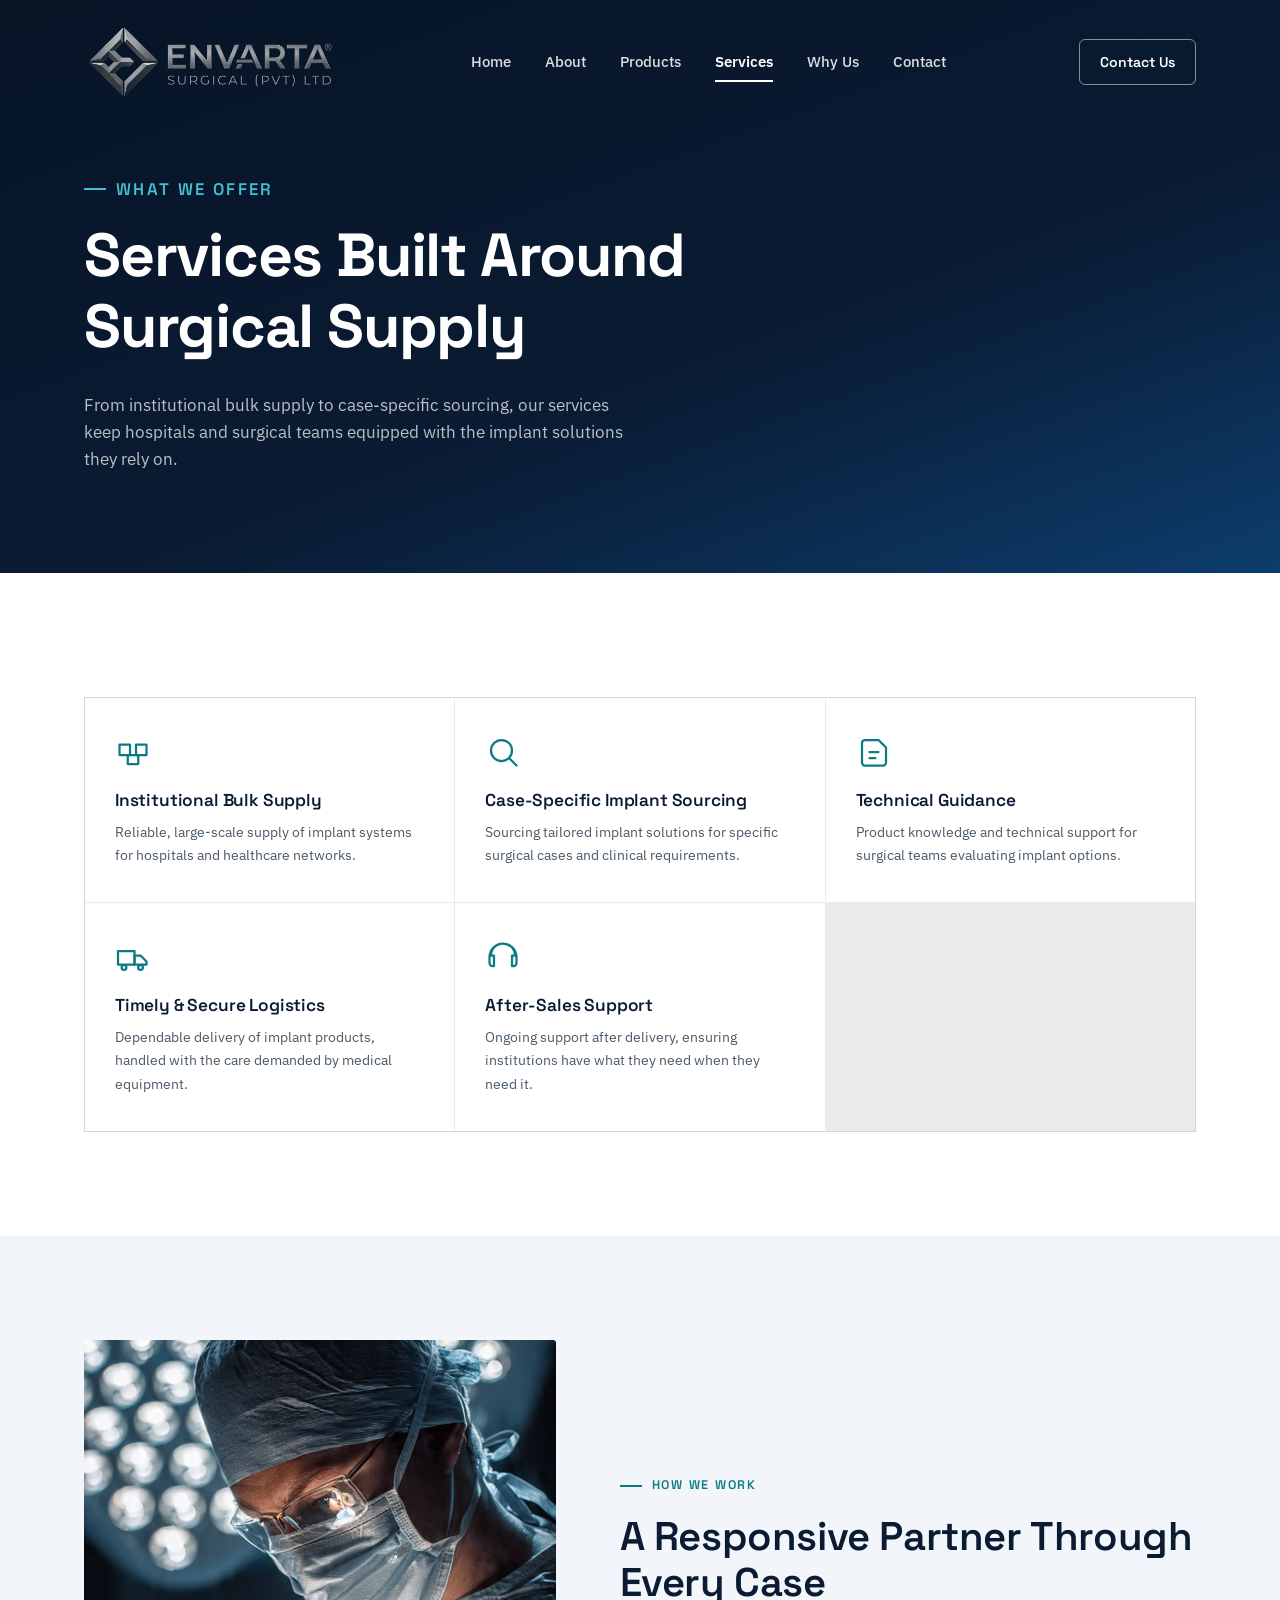
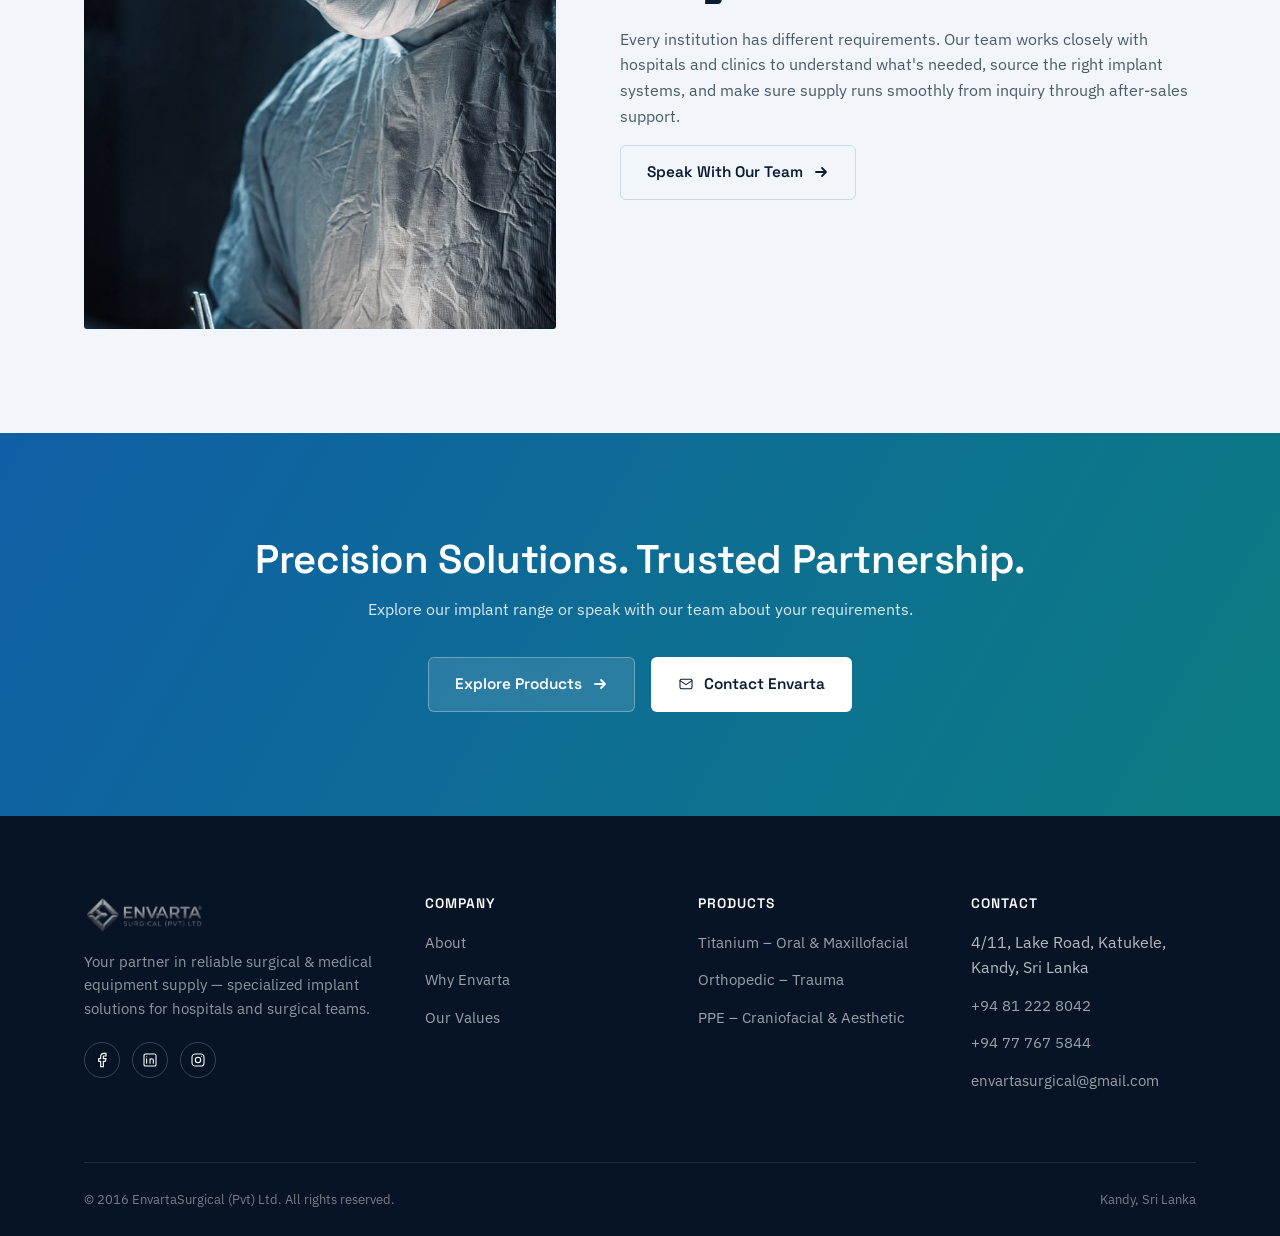
<file: services.html>
<!DOCTYPE html>
<html lang="en">
<head>
<meta charset="UTF-8">
<meta name="viewport" content="width=device-width, initial-scale=1.0">
<title>Services | EnvartaSurgical</title>
<meta name="description" content="EnvartaSurgical services include institutional bulk supply, case-specific implant sourcing, technical guidance, logistics and after-sales support.">
<meta property="og:title" content="Services | EnvartaSurgical">
<meta property="og:description" content="EnvartaSurgical services include institutional bulk supply, case-specific implant sourcing, technical guidance, logistics and after-sales support.">
<meta property="og:type" content="website">
<link rel="icon" type="image/png" href="images/logo-icon.png">
<link rel="stylesheet" href="css/style.css">
</head>
<body class="">
  <a class="skip-link" href="#main">Skip to content</a>
  <header class="nav">
    <div class="container">
      <a class="brand" href="index.html">
        <span class="brand-chip"><img class="brand-mark-img" src="images/logo.png" alt="Envarta Surgical (Pvt) Ltd"></span>
      </a>
      <nav class="nav-links" aria-label="Primary">
        <a class="nav-link" href="index.html">Home</a>
        <a class="nav-link" href="about.html">About</a>
        <a class="nav-link" href="products.html">Products</a>
        <a class="nav-link" href="services.html">Services</a>
        <a class="nav-link" href="why-envarta.html">Why Us</a>
        <a class="nav-link" href="contact.html">Contact</a>
      </nav>
      <div class="nav-actions">
        <a class="btn btn-outline" href="https://mail.google.com/mail/?view=cm&fs=1&to=envartasurgical%40gmail.com" target="_blank" rel="noopener noreferrer">Contact Us</a>
        <button class="nav-toggle" aria-label="Open menu" aria-expanded="false" aria-controls="mobile-menu">
          <span></span><span></span><span></span>
        </button>
      </div>
    </div>
  </header>

  <div class="mobile-menu" id="mobile-menu">
      <a href="index.html">Home</a>
      <a href="about.html">About</a>
      <a href="products.html">Products</a>
      <a href="services.html">Services</a>
      <a href="why-envarta.html">Why Us</a>
      <a href="contact.html">Contact</a>
    <a class="btn btn-primary" href="https://mail.google.com/mail/?view=cm&fs=1&to=envartasurgical%40gmail.com" target="_blank" rel="noopener noreferrer">Contact Us <svg viewBox="0 0 16 16" fill="none" stroke="currentColor" stroke-width="1.8" stroke-linecap="round" stroke-linejoin="round"><path d="M3 8h10M9 4l4 4-4 4"/></svg></a>
    <p class="mobile-foot">Speak with our team<br><a href="tel:+94777675844">+94 77 767 5844</a> &middot; <a href="https://mail.google.com/mail/?view=cm&fs=1&to=envartasurgical%40gmail.com">envartasurgical@gmail.com</a></p>
  </div>

<main id="main">

  <section class="page-hero">
    <div class="container">
      <p class="eyebrow">What We Offer</p>
      <h1>Services Built Around Surgical Supply</h1>
      <p>From institutional bulk supply to case-specific sourcing, our services keep hospitals and surgical teams equipped with the implant solutions they rely on.</p>
    </div>
  </section>

  <section class="section section--white">
    <div class="container">
      <div class="services-grid reveal-stagger reveal">
        <div class="service-card reveal">
          <div class="ic"><svg viewBox="0 0 24 24" fill="none" stroke="currentColor" stroke-width="1.5" stroke-linecap="round" stroke-linejoin="round"><rect x="3" y="7" width="7" height="7"/><rect x="14" y="7" width="7" height="7"/><rect x="8.5" y="14" width="7" height="6"/></svg></div>
          <h3>Institutional Bulk Supply</h3>
          <p>Reliable, large-scale supply of implant systems for hospitals and healthcare networks.</p>
        </div>
        <div class="service-card reveal">
          <div class="ic"><svg viewBox="0 0 24 24" fill="none" stroke="currentColor" stroke-width="1.5" stroke-linecap="round" stroke-linejoin="round"><circle cx="11" cy="11" r="7"/><path d="M21 21l-4.3-4.3"/></svg></div>
          <h3>Case-Specific Implant Sourcing</h3>
          <p>Sourcing tailored implant solutions for specific surgical cases and clinical requirements.</p>
        </div>
        <div class="service-card reveal">
          <div class="ic"><svg viewBox="0 0 24 24" fill="none" stroke="currentColor" stroke-width="1.5" stroke-linecap="round" stroke-linejoin="round"><path d="M4 19V6a2 2 0 0 1 2-2h9l5 5v10a2 2 0 0 1-2 2H6a2 2 0 0 1-2-2z"/><path d="M9 12h6M9 16h4"/></svg></div>
          <h3>Technical Guidance</h3>
          <p>Product knowledge and technical support for surgical teams evaluating implant options.</p>
        </div>
        <div class="service-card reveal">
          <div class="ic"><svg viewBox="0 0 24 24" fill="none" stroke="currentColor" stroke-width="1.5" stroke-linecap="round" stroke-linejoin="round"><rect x="2" y="8" width="11" height="9"/><path d="M13 11h4l4 4v2h-8z"/><circle cx="6" cy="19" r="1.6"/><circle cx="17" cy="19" r="1.6"/></svg></div>
          <h3>Timely & Secure Logistics</h3>
          <p>Dependable delivery of implant products, handled with the care demanded by medical equipment.</p>
        </div>
        <div class="service-card reveal">
          <div class="ic"><svg viewBox="0 0 24 24" fill="none" stroke="currentColor" stroke-width="1.5" stroke-linecap="round" stroke-linejoin="round"><path d="M12 3a9 9 0 0 0-9 9v4a2 2 0 0 0 2 2h1v-7H4a8 8 0 0 1 16 0h-2v7h1a2 2 0 0 0 2-2v-4a9 9 0 0 0-9-9z"/></svg></div>
          <h3>After-Sales Support</h3>
          <p>Ongoing support after delivery, ensuring institutions have what they need when they need it.</p>
        </div>
      </div>
    </div>
  </section>

  <section class="section section--mist">
    <div class="container">
      <div class="split reveal">
        <div class="split-media bracket">
          <div class="media ">
              <img src="images/services.jpg" alt="Envarta Surgical logistics and support" loading="lazy" data-fallback>
              <span class="ph-label"><svg class="ph-icon" viewBox="0 0 24 24" fill="none" stroke="currentColor" stroke-width="1.4"><rect x="3" y="5" width="18" height="14" rx="2"/><circle cx="9" cy="10" r="1.6"/><path d="M21 16l-5.5-5.5L7 19"/></svg><span class="ph-path">images/services.jpg</span></span>
            </div>
          <span class="bracket-corner tl"></span><span class="bracket-corner tr"></span>
          <span class="bracket-corner bl"></span><span class="bracket-corner br"></span>
        </div>
        <div>
          <p class="eyebrow">How We Work</p>
          <h2>A Responsive Partner Through Every Case</h2>
          <p>Every institution has different requirements. Our team works closely with hospitals and clinics to understand what's needed, source the right implant systems, and make sure supply runs smoothly from inquiry through after-sales support.</p>
          <a class="btn btn-outline" href="contact.html">Speak With Our Team <svg viewBox="0 0 16 16" fill="none" stroke="currentColor" stroke-width="1.8" stroke-linecap="round" stroke-linejoin="round"><path d="M3 8h10M9 4l4 4-4 4"/></svg></a>
        </div>
      </div>
    </div>
  </section>

  <section class="section section--gradient cta-section">
    <div class="container">
      <h2>Precision Solutions. Trusted Partnership.</h2>
      <p>Explore our implant range or speak with our team about your requirements.</p>
      <div class="cta-actions">
        <a class="btn btn-ghost" href="products.html">Explore Products <svg viewBox="0 0 16 16" fill="none" stroke="currentColor" stroke-width="1.8" stroke-linecap="round" stroke-linejoin="round"><path d="M3 8h10M9 4l4 4-4 4"/></svg></a>
        <a class="btn btn-primary" style="background:#fff;color:var(--navy);box-shadow:none;" href="contact.html"><svg viewBox="0 0 24 24" fill="none" stroke="currentColor" stroke-width="1.6" stroke-linecap="round" stroke-linejoin="round"><rect x="3" y="5" width="18" height="14" rx="2"/><path d="M3 7l9 6 9-6"/></svg> Contact Envarta</a>
      </div>
    </div>
  </section>

</main>
  <footer class="footer">
    <div class="container">
      <div class="footer-top">
        <div class="footer-brand">
          <a class="brand" href="index.html">
            <span class="brand-chip"><img class="brand-mark-img" src="images/logo.png" alt="Envarta Surgical (Pvt) Ltd"></span>
          </a>
          <p>Your partner in reliable surgical &amp; medical equipment supply &mdash; specialized implant solutions for hospitals and surgical teams.</p>
          <div class="footer-social">
            <a href="#" aria-label="Facebook"><svg viewBox="0 0 24 24" fill="none" stroke="currentColor" stroke-width="1.7" stroke-linecap="round" stroke-linejoin="round"><path d="M18 2h-3a5 5 0 0 0-5 5v3H7v4h3v8h4v-8h3l1-4h-4V7a1 1 0 0 1 1-1h3z"/></svg></a>
            <a href="#" aria-label="LinkedIn"><svg viewBox="0 0 24 24" fill="none" stroke="currentColor" stroke-width="1.6" stroke-linecap="round" stroke-linejoin="round"><rect x="3" y="3" width="18" height="18" rx="2"/><path d="M7 10v7M7 7v.01M12 17v-4.5c0-1.4 1-2.5 2.5-2.5S17 11.1 17 12.5V17M12 10v7"/></svg></a>
            <a href="#" aria-label="Instagram"><svg viewBox="0 0 24 24" fill="none" stroke="currentColor" stroke-width="1.6" stroke-linecap="round" stroke-linejoin="round"><rect x="3" y="3" width="18" height="18" rx="5"/><circle cx="12" cy="12" r="4"/><path d="M17.5 6.5h.01"/></svg></a>
          </div>
        </div>
        <div class="footer-col">
          <h4>Company</h4>
          <ul>
            <li><a href="about.html">About</a></li>
            <li><a href="why-envarta.html">Why Envarta</a></li>
            <li><a href="why-envarta.html#values">Our Values</a></li>
          </ul>
        </div>
        <div class="footer-col">
          <h4>Products</h4>
          <ul>
            <li><a href="products.html#titanium">Titanium &ndash; Oral &amp; Maxillofacial</a></li>
            <li><a href="products.html#orthopedic">Orthopedic &ndash; Trauma</a></li>
            <li><a href="products.html#phdpe">PPE &ndash; Craniofacial &amp; Aesthetic</a></li>
          </ul>
        </div>
        <div class="footer-col">
          <h4>Contact</h4>
          <ul>
            <li>4/11, Lake Road, Katukele, Kandy, Sri Lanka</li>
            <li><a href="tel:+94812228042">+94 81 222 8042</a></li>
             <li><a href="tel:+94777675844">+94 77 767 5844</a></li>
            <li><a href="https://mail.google.com/mail/?view=cm&fs=1&to=envartasurgical%40gmail.com">envartasurgical@gmail.com</a></li>
          </ul>
        </div>
      </div>
      <div class="footer-bottom">
        <span>&copy; 2016 EnvartaSurgical (Pvt) Ltd. All rights reserved.</span>
        <span>Kandy, Sri Lanka</span>
      </div>
    </div>
  </footer>

<script src="js/main.js"></script>
</body>
</html>
</file>
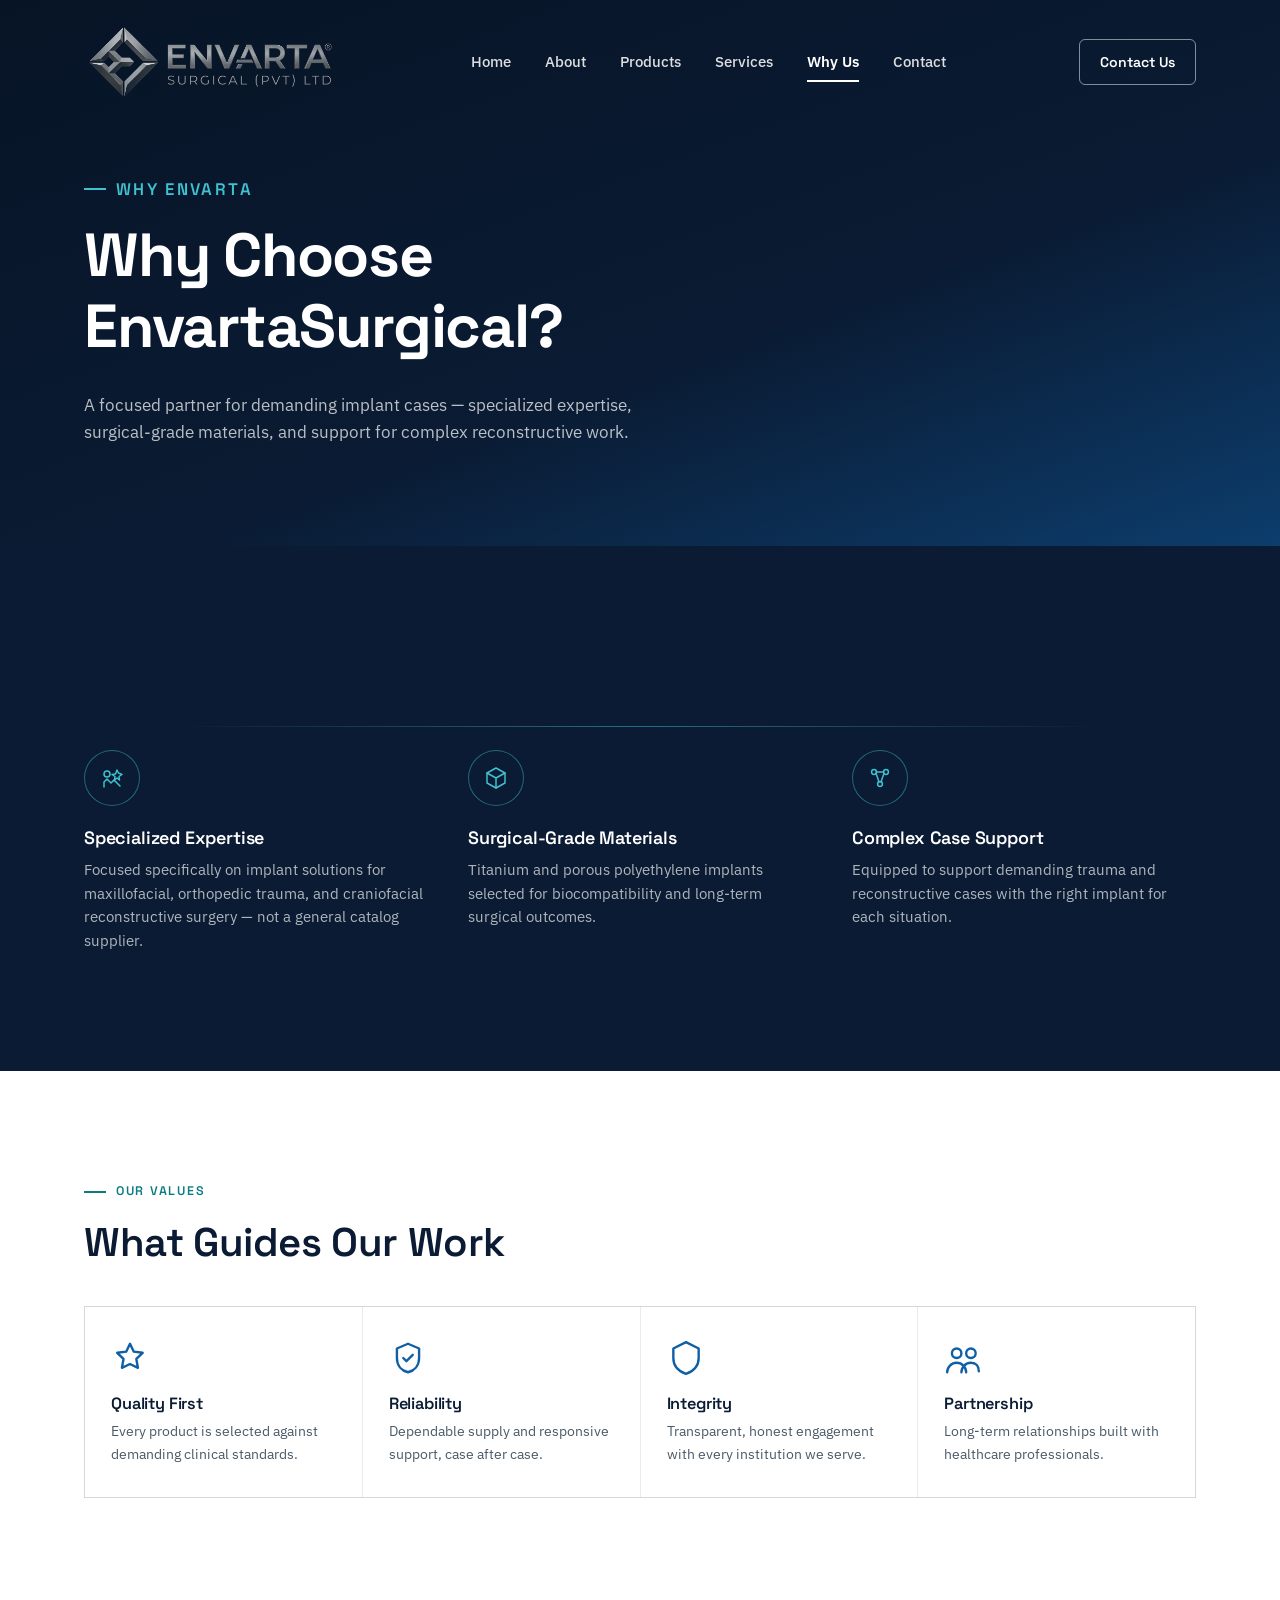
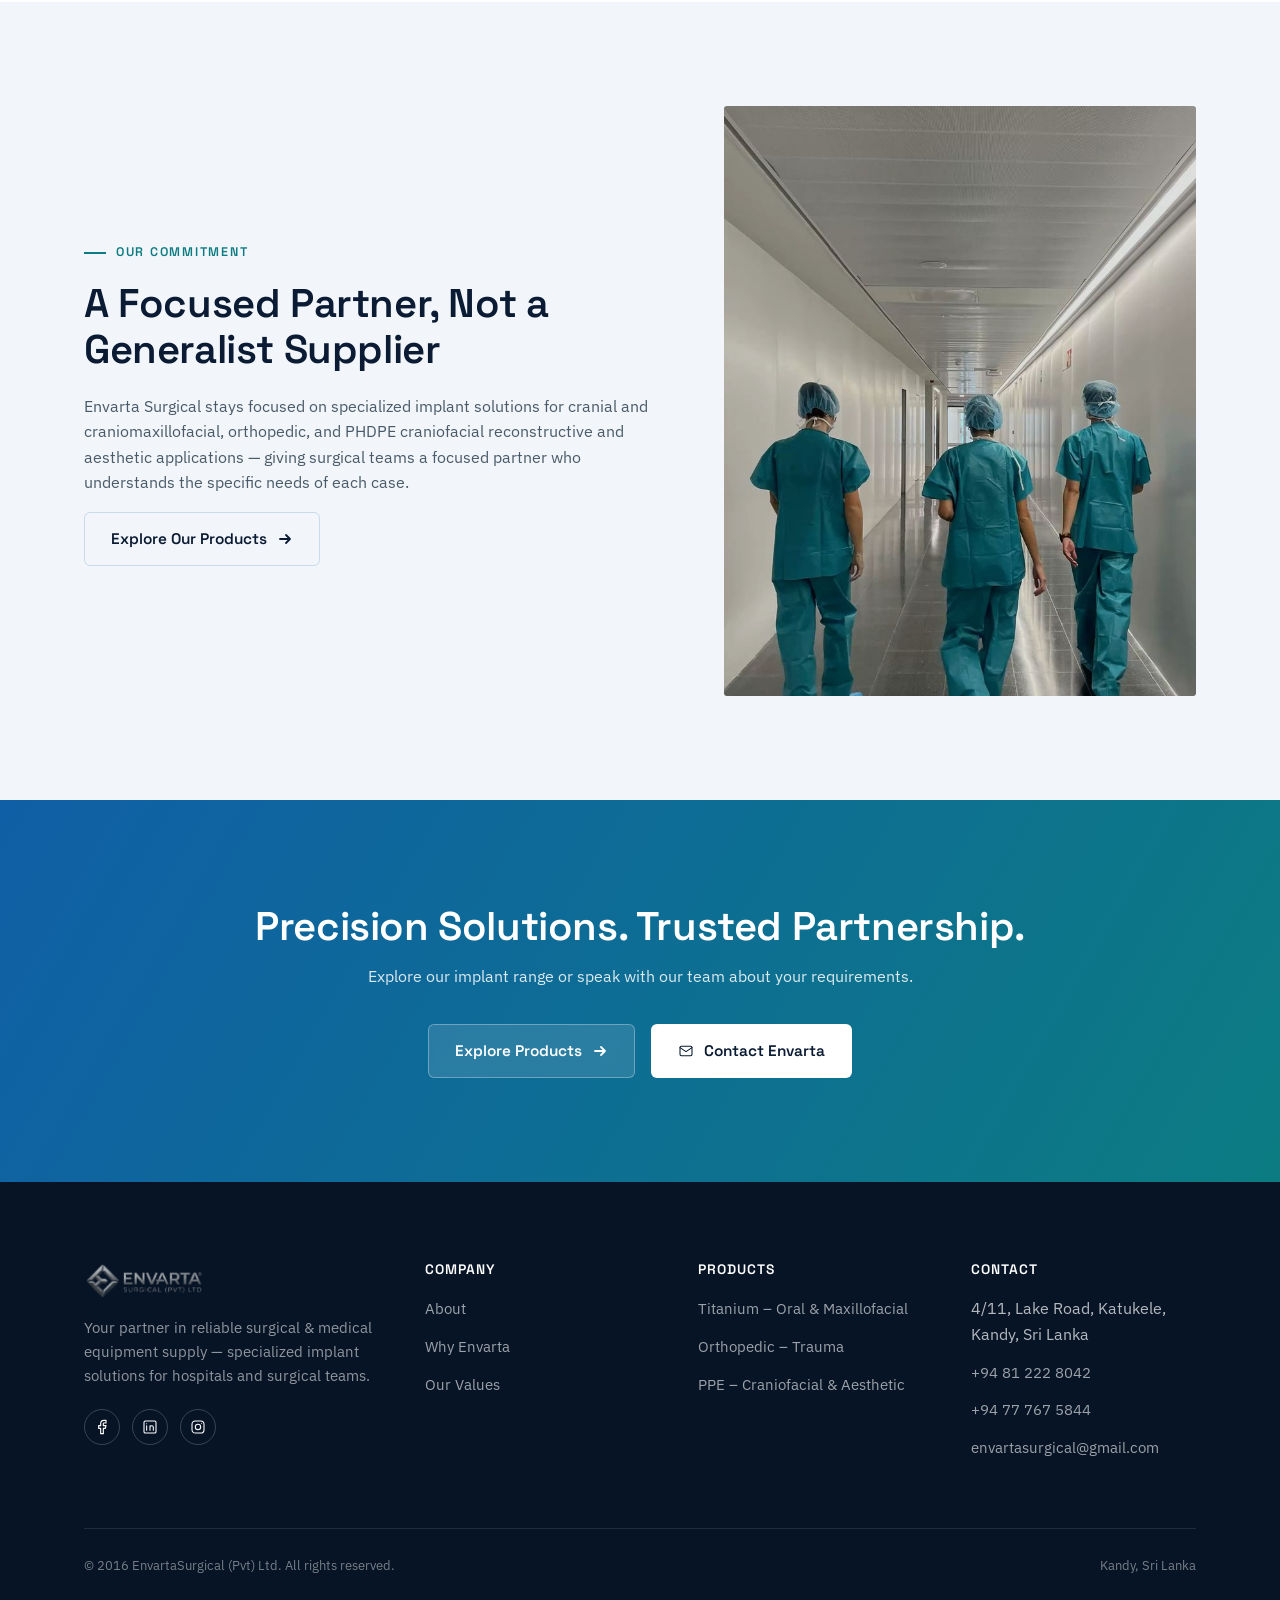
<file: why-envarta.html>
<!DOCTYPE html>
<html lang="en">
<head>
<meta charset="UTF-8">
<meta name="viewport" content="width=device-width, initial-scale=1.0">
<title>Why Envarta | EnvartaSurgical</title>
<meta name="description" content="Specialized expertise, surgical-grade materials, and support for complex reconstructive cases — why hospitals choose EnvartaSurgical.">
<meta property="og:title" content="Why Envarta | EnvartaSurgical">
<meta property="og:description" content="Specialized expertise, surgical-grade materials, and support for complex reconstructive cases — why hospitals choose EnvartaSurgical.">
<meta property="og:type" content="website">
<link rel="icon" type="image/png" href="images/logo-icon.png">
<link rel="stylesheet" href="css/style.css">
</head>
<body class="">
  <a class="skip-link" href="#main">Skip to content</a>
  <header class="nav">
    <div class="container">
      <a class="brand" href="index.html">
        <span class="brand-chip"><img class="brand-mark-img" src="images/logo.png" alt="Envarta Surgical (Pvt) Ltd"></span>
      </a>
      <nav class="nav-links" aria-label="Primary">
        <a class="nav-link" href="index.html">Home</a>
        <a class="nav-link" href="about.html">About</a>
        <a class="nav-link" href="products.html">Products</a>
        <a class="nav-link" href="services.html">Services</a>
        <a class="nav-link" href="why-envarta.html">Why Us</a>
        <a class="nav-link" href="contact.html">Contact</a>
      </nav>
      <div class="nav-actions">
        <a class="btn btn-outline" href="https://mail.google.com/mail/?view=cm&fs=1&to=envartasurgical%40gmail.com" target="_blank" rel="noopener noreferrer">Contact Us</a>
        <button class="nav-toggle" aria-label="Open menu" aria-expanded="false" aria-controls="mobile-menu">
          <span></span><span></span><span></span>
        </button>
      </div>
    </div>
  </header>

  <div class="mobile-menu" id="mobile-menu">
      <a href="index.html">Home</a>
      <a href="about.html">About</a>
      <a href="products.html">Products</a>
      <a href="services.html">Services</a>
      <a href="why-envarta.html">Why Us</a>
      <a href="contact.html">Contact</a>
    <a class="btn btn-primary" href="https://mail.google.com/mail/?view=cm&fs=1&to=envartasurgical%40gmail.com" target="_blank" rel="noopener noreferrer">Contact Us <svg viewBox="0 0 16 16" fill="none" stroke="currentColor" stroke-width="1.8" stroke-linecap="round" stroke-linejoin="round"><path d="M3 8h10M9 4l4 4-4 4"/></svg></a>
    <p class="mobile-foot">Speak with our team<br><a href="tel:+94777675844">+94 77 767 5844</a> &middot; <a href="https://mail.google.com/mail/?view=cm&fs=1&to=envartasurgical%40gmail.com">envartasurgical@gmail.com</a></p>
  </div>

<main id="main">

  <section class="page-hero">
    <div class="container">
      <p class="eyebrow">Why Envarta</p>
      <h1>Why Choose EnvartaSurgical?</h1>
      <p>A focused partner for demanding implant cases &mdash; specialized expertise, surgical-grade materials, and support for complex reconstructive work.</p>
    </div>
  </section>

  <section class="section section--navy">
    <div class="container">
      <div class="why-grid">
        <div class="why-item reveal">
          <div class="ic-ring"><svg viewBox="0 0 24 24" fill="none" stroke="currentColor" stroke-width="1.5" stroke-linecap="round" stroke-linejoin="round"><path d="M4 21v-5l3-3 4 4 3-3 6 6"/><circle cx="7" cy="8" r="3"/><path d="M17 4l1.5 3L22 8.5l-3 2 .5 3.5L17 12l-2.5 2 .5-3.5-3-2 3.5-.5L17 4z"/></svg></div>
          <h3>Specialized Expertise</h3>
          <p>Focused specifically on implant solutions for maxillofacial, orthopedic trauma, and craniofacial reconstructive surgery — not a general catalog supplier.</p>
        </div>
        <div class="why-item reveal">
          <div class="ic-ring"><svg viewBox="0 0 24 24" fill="none" stroke="currentColor" stroke-width="1.5" stroke-linecap="round" stroke-linejoin="round"><path d="M12 2l9 5v10l-9 5-9-5V7l9-5z"/><path d="M3 7l9 5 9-5M12 22V12"/></svg></div>
          <h3>Surgical-Grade Materials</h3>
          <p>Titanium and porous polyethylene implants selected for biocompatibility and long-term surgical outcomes.</p>
        </div>
        <div class="why-item reveal">
          <div class="ic-ring"><svg viewBox="0 0 24 24" fill="none" stroke="currentColor" stroke-width="1.5" stroke-linecap="round" stroke-linejoin="round"><circle cx="6" cy="6" r="2.4"/><circle cx="18" cy="6" r="2.4"/><circle cx="12" cy="18" r="2.4"/><path d="M8 7.3L11 16M16 7.3L13 16M8.4 6h7.2"/></svg></div>
          <h3>Complex Case Support</h3>
          <p>Equipped to support demanding trauma and reconstructive cases with the right implant for each situation.</p>
        </div>
      </div>
    </div>
  </section>

  <section class="section section--white" id="values">
    <div class="container">
      <p class="eyebrow">Our Values</p>
      <h2>What Guides Our Work</h2>
      <div class="values-grid reveal-stagger reveal" style="margin-top:40px;">
        <div class="value-card">
          <div class="ic"><svg viewBox="0 0 24 24" fill="none" stroke="currentColor" stroke-width="1.5" stroke-linecap="round" stroke-linejoin="round"><path d="M12 3l2.4 5 5.6.7-4 3.9 1 5.6L12 15.8 6.9 18.2l1-5.6-4-3.9L9.6 8 12 3z"/></svg></div>
          <h3>Quality First</h3>
          <p>Every product is selected against demanding clinical standards.</p>
        </div>
        <div class="value-card">
          <div class="ic"><svg viewBox="0 0 24 24" fill="none" stroke="currentColor" stroke-width="1.5" stroke-linecap="round" stroke-linejoin="round"><path d="M12 3l7 3v6c0 4.8-3 8-7 9-4-1-7-4.2-7-9V6l7-3z"/><path d="M9 12l2 2 4-4"/></svg></div>
          <h3>Reliability</h3>
          <p>Dependable supply and responsive support, case after case.</p>
        </div>
        <div class="value-card">
          <div class="ic"><svg viewBox="0 0 24 24" fill="none" stroke="currentColor" stroke-width="1.5" stroke-linecap="round" stroke-linejoin="round"><path d="M12 2l8 4v6c0 5-3.4 8.4-8 10-4.6-1.6-8-5-8-10V6l8-4z"/></svg></div>
          <h3>Integrity</h3>
          <p>Transparent, honest engagement with every institution we serve.</p>
        </div>
        <div class="value-card">
          <div class="ic"><svg viewBox="0 0 24 24" fill="none" stroke="currentColor" stroke-width="1.5" stroke-linecap="round" stroke-linejoin="round"><circle cx="8" cy="9" r="3"/><circle cx="17" cy="9" r="3"/><path d="M2 21c0-3.3 2.7-6 6-6s6 2.7 6 6M11 21c0-3.3 2.7-6 6-6s5 2.2 5 5.4"/></svg></div>
          <h3>Partnership</h3>
          <p>Long-term relationships built with healthcare professionals.</p>
        </div>
      </div>
    </div>
  </section>

  <section class="section section--mist">
    <div class="container">
      <div class="split reverse reveal">
        <div class="split-media bracket">
          <div class="media ">
              <img src="images/why-envarta.jpg" alt="Surgical-grade titanium implant materials" loading="lazy" data-fallback>
              <span class="ph-label"><svg class="ph-icon" viewBox="0 0 24 24" fill="none" stroke="currentColor" stroke-width="1.4"><rect x="3" y="5" width="18" height="14" rx="2"/><circle cx="9" cy="10" r="1.6"/><path d="M21 16l-5.5-5.5L7 19"/></svg><span class="ph-path">images/why-envarta.jpg</span></span>
            </div>
          <span class="bracket-corner tl"></span><span class="bracket-corner tr"></span>
          <span class="bracket-corner bl"></span><span class="bracket-corner br"></span>
        </div>
        <div>
          <p class="eyebrow">Our Commitment</p>
          <h2>A Focused Partner, Not a Generalist Supplier</h2>
          <p>Envarta Surgical stays focused on specialized implant solutions for cranial and craniomaxillofacial, orthopedic, and PHDPE craniofacial reconstructive and aesthetic applications — giving surgical teams a focused partner who understands the specific needs of each case.
</p>
          <a class="btn btn-outline" href="products.html">Explore Our Products <svg viewBox="0 0 16 16" fill="none" stroke="currentColor" stroke-width="1.8" stroke-linecap="round" stroke-linejoin="round"><path d="M3 8h10M9 4l4 4-4 4"/></svg></a>
        </div>
      </div>
    </div>
  </section>

  <section class="section section--gradient cta-section">
    <div class="container">
      <h2>Precision Solutions. Trusted Partnership.</h2>
      <p>Explore our implant range or speak with our team about your requirements.</p>
      <div class="cta-actions">
        <a class="btn btn-ghost" href="products.html">Explore Products <svg viewBox="0 0 16 16" fill="none" stroke="currentColor" stroke-width="1.8" stroke-linecap="round" stroke-linejoin="round"><path d="M3 8h10M9 4l4 4-4 4"/></svg></a>
        <a class="btn btn-primary" style="background:#fff;color:var(--navy);box-shadow:none;" href="contact.html"><svg viewBox="0 0 24 24" fill="none" stroke="currentColor" stroke-width="1.6" stroke-linecap="round" stroke-linejoin="round"><rect x="3" y="5" width="18" height="14" rx="2"/><path d="M3 7l9 6 9-6"/></svg> Contact Envarta</a>
      </div>
    </div>
  </section>

</main>
  <footer class="footer">
    <div class="container">
      <div class="footer-top">
        <div class="footer-brand">
          <a class="brand" href="index.html">
            <span class="brand-chip"><img class="brand-mark-img" src="images/logo.png" alt="Envarta Surgical (Pvt) Ltd"></span>
          </a>
          <p>Your partner in reliable surgical &amp; medical equipment supply &mdash; specialized implant solutions for hospitals and surgical teams.</p>
          <div class="footer-social">
            <a href="#" aria-label="Facebook"><svg viewBox="0 0 24 24" fill="none" stroke="currentColor" stroke-width="1.7" stroke-linecap="round" stroke-linejoin="round"><path d="M18 2h-3a5 5 0 0 0-5 5v3H7v4h3v8h4v-8h3l1-4h-4V7a1 1 0 0 1 1-1h3z"/></svg></a>
            <a href="#" aria-label="LinkedIn"><svg viewBox="0 0 24 24" fill="none" stroke="currentColor" stroke-width="1.6" stroke-linecap="round" stroke-linejoin="round"><rect x="3" y="3" width="18" height="18" rx="2"/><path d="M7 10v7M7 7v.01M12 17v-4.5c0-1.4 1-2.5 2.5-2.5S17 11.1 17 12.5V17M12 10v7"/></svg></a>
            <a href="#" aria-label="Instagram"><svg viewBox="0 0 24 24" fill="none" stroke="currentColor" stroke-width="1.6" stroke-linecap="round" stroke-linejoin="round"><rect x="3" y="3" width="18" height="18" rx="5"/><circle cx="12" cy="12" r="4"/><path d="M17.5 6.5h.01"/></svg></a>
          </div>
        </div>
        <div class="footer-col">
          <h4>Company</h4>
          <ul>
            <li><a href="about.html">About</a></li>
            <li><a href="why-envarta.html">Why Envarta</a></li>
            <li><a href="why-envarta.html#values">Our Values</a></li>
          </ul>
        </div>
        <div class="footer-col">
          <h4>Products</h4>
          <ul>
            <li><a href="products.html#titanium">Titanium &ndash; Oral &amp; Maxillofacial</a></li>
            <li><a href="products.html#orthopedic">Orthopedic &ndash; Trauma</a></li>
            <li><a href="products.html#phdpe">PPE &ndash; Craniofacial &amp; Aesthetic</a></li>
          </ul>
        </div>
        <div class="footer-col">
          <h4>Contact</h4>
          <ul>
            <li>4/11, Lake Road, Katukele, Kandy, Sri Lanka</li>
            <li><a href="tel:+94812228042">+94 81 222 8042</a></li>
            <li><a href="tel:+94777675844">+94 77 767 5844</a></li>
            <li><a href="https://mail.google.com/mail/?view=cm&fs=1&to=envartasurgical%40gmail.com">envartasurgical@gmail.com</a></li>
          </ul>
        </div>
      </div>
      <div class="footer-bottom">
        <span>&copy; 2016 EnvartaSurgical (Pvt) Ltd. All rights reserved.</span>
        <span>Kandy, Sri Lanka</span>
      </div>
    </div>
  </footer>

<script src="js/main.js"></script>
</body>
</html>
</file>
<file: css/style.css>
/* ==========================================================================
   ENVARTA SURGICAL — Design System
   Palette: deep navy / surgical blue / teal / cyan / mist / white
   Type: Space Grotesk (display) + IBM Plex Sans (body)
   Motif: hairline rules + corner-bracket "targeting" marks (precision)
   ========================================================================== */

@import url('https://fonts.googleapis.com/css2?family=Space+Grotesk:wght@400;500;600;700&family=IBM+Plex+Sans:wght@400;500;600&display=swap');

:root{
  --navy: #0A1B33;
  --navy-deep: #071426;
  --blue: #0F5FA6;
  --blue-bright: #1476D4;
  --teal: #0C7C82;
  --cyan: #3FC1D0;
  --white: #FFFFFF;
  --mist: #F2F6FA;
  --mist-2: #E7EFF5;
  --ink: #101820;
  --ink-soft: #4A5A68;
  --line: rgba(15,95,166,0.18);
  --line-soft: rgba(10,27,51,0.09);

  --font-display: 'Space Grotesk', 'IBM Plex Sans', sans-serif;
  --font-body: 'IBM Plex Sans', -apple-system, sans-serif;

  --radius: 3px;
  --radius-lg: 6px;
  --max: 1240px;
  --pad: clamp(20px, 5vw, 64px);

  --ease: cubic-bezier(.22,.61,.36,1);
}

*,*::before,*::after{ box-sizing:border-box; }
html{ scroll-behavior:smooth; scroll-padding-top:88px; }
@media (prefers-reduced-motion: reduce){
  html{ scroll-behavior:auto; }
  *,*::before,*::after{ animation-duration:0.01ms !important; animation-iteration-count:1 !important; transition-duration:0.01ms !important; scroll-behavior:auto !important; }
}

body{
  margin:0;
  font-family:var(--font-body);
  color:var(--ink);
  background:var(--white);
  -webkit-font-smoothing:antialiased;
  line-height:1.6;
  overflow-x:hidden;
}

h1,h2,h3,h4{
  font-family:var(--font-display);
  color:var(--navy);
  margin:0 0 .5em;
  line-height:1.16;
  letter-spacing:-0.01em;
  font-weight:600;
  word-wrap:break-word;
  overflow-wrap:break-word;
}
h1{ font-size:clamp(1.95rem, 5.2vw, 3.8rem); font-weight:700; letter-spacing:-0.02em; }
h2{ font-size:clamp(1.55rem, 3.5vw, 2.5rem); }
h3{ font-size:clamp(1.12rem, 2.2vw, 1.45rem); }
p{ margin:0 0 1em; color:var(--ink-soft); max-width:62ch; word-wrap:break-word; overflow-wrap:break-word; }
a{ color:inherit; text-decoration:none; }
img{ max-width:100%; display:block; }
button{ font-family:inherit; }
ul{ margin:0; padding:0; list-style:none; }

.container{ max-width:var(--max); margin:0 auto; padding:0 var(--pad); }
.section{ padding:104px 0; position:relative; }
.section--tight{ padding:72px 0; }
.section--white{ background:var(--white); }
.section--mist{ background:var(--mist); }
.section--navy{ background:var(--navy); color:#fff; }
.section--navy h2, .section--navy h3{ color:#fff; }
.section--navy p{ color:rgba(255,255,255,.68); }
.section--gradient{ background:linear-gradient(120deg,var(--blue) 0%, var(--teal) 100%); color:#fff; }
.section--gradient h2{ color:#fff; }
.section--gradient p{ color:rgba(255,255,255,.85); }

/* ---------- eyebrow / labels ---------- */
.eyebrow{
  display:inline-flex; align-items:center; gap:10px;
  font-family:var(--font-display);
  font-size:.78rem; font-weight:600; letter-spacing:.14em; text-transform:uppercase;
  color:var(--teal); margin-bottom:18px;
}
.eyebrow::before{ content:''; width:22px; height:2px; background:var(--teal); display:block; }
.section--navy .eyebrow, .section--gradient .eyebrow{ color:var(--cyan); }
.section--navy .eyebrow::before, .section--gradient .eyebrow::before{ background:var(--cyan); }

/* ---------- buttons ---------- */
.btn{
  display:inline-flex; align-items:center; gap:10px;
  font-family:var(--font-display); font-weight:600; font-size:.96rem;
  padding:14px 26px; border-radius:var(--radius-lg);
  border:1px solid transparent; cursor:pointer;
  transition:transform .35s var(--ease), box-shadow .35s var(--ease), background .35s var(--ease), color .35s var(--ease), border-color .35s var(--ease);
  white-space:nowrap;
}
.btn svg{ transition:transform .35s var(--ease); width:16px; height:16px; flex:none; }
.btn:hover svg{ transform:translateX(4px); }
.btn-primary{
  background:linear-gradient(120deg,var(--blue) 0%, var(--teal) 100%);
  color:#fff; box-shadow:0 8px 20px -8px rgba(15,95,166,.55);
}
.btn-primary:hover{ transform:translateY(-2px); box-shadow:0 14px 28px -10px rgba(15,95,166,.6); }
.btn-outline{
  background:transparent; color:var(--navy); border-color:var(--line);
}
.btn-outline:hover{ border-color:var(--teal); color:var(--teal); transform:translateY(-2px); }
.hero .btn-outline,
.hero-actions .btn-outline,
.page-hero .btn-outline,
.section--navy .btn-outline,
.section--gradient .btn-outline{
  color:#fff !important;
  border-color:rgba(255,255,255,.6);
  background:rgba(255,255,255,.08);
  backdrop-filter:blur(8px);
  -webkit-backdrop-filter:blur(8px);
}
.hero .btn-outline:hover,
.hero-actions .btn-outline:hover,
.page-hero .btn-outline:hover,
.section--navy .btn-outline:hover,
.section--gradient .btn-outline:hover{
  border-color:#fff;
  color:#fff !important;
  background:rgba(255,255,255,.2);
  box-shadow:0 8px 24px -6px rgba(0,0,0,.35);
  transform:translateY(-2px);
}
.btn-ghost{
  background:rgba(255,255,255,.12); color:#fff; border-color:rgba(255,255,255,.3);
  backdrop-filter:blur(6px);
}
.btn-ghost:hover{ background:rgba(255,255,255,.22); transform:translateY(-2px); }
.btn-block{ width:100%; justify-content:center; }
.btn[disabled]{ opacity:.55; cursor:not-allowed; }

/* ---------- nav ---------- */
.nav{
  position:fixed; top:0; left:0; right:0; z-index:1000;
  padding:22px 0;
  transition:padding .4s var(--ease), background .4s var(--ease), box-shadow .4s var(--ease), border-color .4s var(--ease);
  border-bottom:1px solid transparent;
}
.nav.is-scrolled{
  padding:12px 0;
  background:rgba(255,255,255,.82);
  backdrop-filter:blur(14px) saturate(160%);
  -webkit-backdrop-filter:blur(14px) saturate(160%);
  border-bottom:1px solid var(--line-soft);
  box-shadow:0 8px 30px -20px rgba(10,27,51,.25);
}
.nav .container{ display:flex; align-items:center; justify-content:space-between; gap:24px; }
.brand{ display:flex; align-items:center; gap:11px; }
/* Logo sits directly on the page — no backing box — so it blends with
   whatever section it's over (navy hero, glass nav, white page, dark footer). */
.brand-chip{ display:inline-flex; align-items:center; }
.brand-mark-img{ height:80px; width:auto; display:block; }
.footer-brand .brand-mark-img{ height:38px; }
.mobile-menu .brand-mark-img{ height:34px; }

/* When nav is at top of page (unscrolled), it sits over the dark navy hero on all pages */
.nav:not(.is-scrolled) .nav-link{ color:rgba(255,255,255,.86); }
.nav:not(.is-scrolled) .nav-link:hover{ color:#fff; }
.nav:not(.is-scrolled) .nav-link:hover::after{ background:var(--cyan); transform:scaleX(1); }
.nav:not(.is-scrolled) .nav-link.is-active{ color:#fff; font-weight:600; }
.nav:not(.is-scrolled) .nav-link.is-active::after{ background:#fff; transform:scaleX(1); }
.nav:not(.is-scrolled) .btn-outline{ color:#fff; border-color:rgba(255,255,255,.5); background:transparent; }
.nav:not(.is-scrolled) .btn-outline:hover{ color:#fff; border-color:#fff; background:rgba(255,255,255,.12); transform:translateY(-2px); }

.nav-links{ display:flex; align-items:center; gap:34px; }
.nav-link{
  position:relative; font-size:.92rem; font-weight:500; color:var(--ink-soft);
  padding:6px 0; transition:color .3s var(--ease);
}
.nav-link::after{
  content:''; position:absolute; left:0; right:0; bottom:-2px; height:2px;
  background:var(--teal); transform:scaleX(0); transform-origin:left;
  transition:transform .35s var(--ease);
}
.nav-link:hover{ color:var(--navy); }
.nav-link:hover::after{ transform:scaleX(1); }
.nav-link.is-active{ color:var(--navy); font-weight:600; }
.nav-link.is-active::after{ transform:scaleX(1); background:var(--blue); }

.nav-actions{ display:flex; align-items:center; gap:14px; }
.nav-actions .btn{ padding:11px 20px; font-size:.88rem; }

.nav-toggle{
  display:none; width:44px; height:44px; border:1px solid var(--line); border-radius:var(--radius);
  background:rgba(255,255,255,.6); position:relative; cursor:pointer; flex:none;
}
.nav-toggle span{
  position:absolute; left:11px; right:11px; height:2px; background:var(--navy);
  transition:transform .35s var(--ease), opacity .25s var(--ease), top .35s var(--ease);
}
.nav-toggle span:nth-child(1){ top:15px; }
.nav-toggle span:nth-child(2){ top:21px; }
.nav-toggle span:nth-child(3){ top:27px; }
.nav:not(.is-scrolled) .nav-toggle span{ background:#fff; }
.nav:not(.is-scrolled) .nav-toggle{ border-color:rgba(255,255,255,.5); background:rgba(255,255,255,.08); }
.nav:not(.is-scrolled) .nav-toggle:hover{ border-color:#fff; background:rgba(255,255,255,.16); }
.nav-toggle.is-open span{ background:#fff; }
.nav-toggle.is-open{ border-color:rgba(255,255,255,.5); background:rgba(255,255,255,.1); }
.nav-toggle.is-open span:nth-child(1){ top:21px; transform:rotate(45deg); }
.nav-toggle.is-open span:nth-child(2){ opacity:0; }
.nav-toggle.is-open span:nth-child(3){ top:21px; transform:rotate(-45deg); }

.mobile-menu{
  position:fixed; inset:0; z-index:999;
  background:var(--navy);
  display:flex; flex-direction:column; justify-content:center; gap:6px;
  padding:0 var(--pad);
  clip-path:circle(0% at calc(100% - 42px) 42px);
  transition:clip-path .55s var(--ease);
  pointer-events:none;
}
.mobile-menu.is-open{ clip-path:circle(150% at calc(100% - 42px) 42px); pointer-events:auto; }
.mobile-menu a{
  font-family:var(--font-display); font-size:1.7rem; font-weight:600; color:#fff;
  padding:14px 0; border-bottom:1px solid rgba(255,255,255,.1);
  opacity:0; transform:translateY(14px);
  transition:opacity .5s var(--ease), transform .5s var(--ease);
}
.mobile-menu.is-open a{ opacity:1; transform:translateY(0); }
.mobile-menu.is-open a:nth-child(1){ transition-delay:.08s; }
.mobile-menu.is-open a:nth-child(2){ transition-delay:.14s; }
.mobile-menu.is-open a:nth-child(3){ transition-delay:.2s; }
.mobile-menu.is-open a:nth-child(4){ transition-delay:.26s; }
.mobile-menu.is-open a:nth-child(5){ transition-delay:.32s; }
.mobile-menu.is-open a:nth-child(6){ transition-delay:.38s; }
.mobile-menu .btn{ margin-top:20px; align-self:flex-start; }
.mobile-foot{ margin-top:34px; color:rgba(255,255,255,.5); font-size:.85rem; }
.mobile-foot a{ color:var(--cyan); }

/* ---------- hero ---------- */
.hero{
  position:relative; min-height:96vh; display:flex; align-items:center;
  background:linear-gradient(160deg, var(--navy-deep) 0%, var(--navy) 42%, var(--blue) 82%, var(--teal) 130%);
  color:#fff; overflow:hidden; padding-top:120px;
}
.hero-bg{ position:absolute; inset:0; overflow:hidden; }
.hero-bg svg{ position:absolute; inset:0; width:100%; height:100%; opacity:.5; }
.hero-glow{
  position:absolute; width:60vw; height:60vw; border-radius:50%;
  background:radial-gradient(circle, rgba(63,193,208,.28), transparent 65%);
  top:-16vw; right:-14vw; filter:blur(10px);
}
.hero .container{ position:relative; z-index:2; display:grid; grid-template-columns:1.08fr .92fr; gap:56px; align-items:center; }
.hero-copy .eyebrow{ color:var(--cyan); }
.hero-copy .eyebrow::before{ background:var(--cyan); }
.hero-copy h1{ color:#fff; }
.hero-copy p.lede{ color:rgba(255,255,255,.78); font-size:1.1rem; max-width:52ch; }
.hero-actions{ display:flex; gap:16px; flex-wrap:wrap; margin-top:34px; }
.hero-media{ position:relative; }
.hero-frame{
  position:relative; aspect-ratio:4/5; border-radius:var(--radius-lg);
  border:1px solid rgba(255,255,255,.18); overflow:hidden;
  background:linear-gradient(150deg, rgba(255,255,255,.08), rgba(255,255,255,.02));
}
.hero-stat-row{ display:flex; gap:0; margin-top:36px; border-top:1px solid rgba(255,255,255,.16); padding-top:26px; }
.hero-stat{ flex:1; padding-right:20px; }
.hero-stat b{ display:block; font-family:var(--font-display); font-size:1.7rem; color:#fff; }
.hero-stat span{ font-size:.8rem; color:rgba(255,255,255,.6); }

/* corner-bracket precision frame, used on media blocks */
.bracket{ position:relative; }
.bracket::before,.bracket::after,
.bracket .bk-tl, .bracket .bk-br{ content:''; }
.bracket-corner{ position:absolute; width:22px; height:22px; border-color:var(--cyan); pointer-events:none; opacity:0; transition:opacity .45s var(--ease), width .45s var(--ease), height .45s var(--ease); }
.bracket-corner.tl{ top:10px; left:10px; border-top:2px solid; border-left:2px solid; }
.bracket-corner.tr{ top:10px; right:10px; border-top:2px solid; border-right:2px solid; }
.bracket-corner.bl{ bottom:10px; left:10px; border-bottom:2px solid; border-left:2px solid; }
.bracket-corner.br{ bottom:10px; right:10px; border-bottom:2px solid; border-right:2px solid; }
.bracket:hover .bracket-corner, .bracket:focus-within .bracket-corner{ opacity:1; width:28px; height:28px; }

/* ---------- media / image placeholders ---------- */
.media{
  position:relative; width:100%; overflow:hidden; border-radius:var(--radius);
  background:linear-gradient(150deg, var(--mist-2), #dfe9f0);
}
.media img{ width:100%; height:100%; object-fit:cover; display:block; transition:transform .8s var(--ease); }
.media:hover img{ transform:scale(1.06); }
.ph-label{ display:none; }
.media.ph{ display:flex; align-items:center; justify-content:center; }
.media.ph .ph-label{
  display:flex; flex-direction:column; align-items:center; gap:10px; text-align:center;
  color:var(--ink-soft); font-size:.72rem; padding:18px; font-family:'IBM Plex Sans', monospace;
}
.media.ph .ph-icon{ width:34px; height:34px; color:var(--blue); opacity:.55; }
.media.ph .ph-path{ opacity:.55; word-break:break-all; }
.hero-frame.media.ph{ background:linear-gradient(150deg, rgba(255,255,255,.10), rgba(255,255,255,.03)); }
.hero-frame.media.ph .ph-label{ color:rgba(255,255,255,.55); }
.hero-frame.media.ph .ph-icon{ color:var(--cyan); opacity:.7; }

/* ---------- feature cards (no shadow-kit; hairline + accent bar) ---------- */
.feature-grid{ display:grid; grid-template-columns:repeat(3,1fr); gap:1px; background:var(--line-soft); border:1px solid var(--line-soft); margin-top:48px; }
.feature-grid--2col{ grid-template-columns:repeat(2,1fr); }
.feature-card{ background:#fff; padding:34px 30px; position:relative; }
.feature-card::before{ content:''; position:absolute; top:0; left:0; width:0; height:2px; background:var(--teal); transition:width .5s var(--ease); }
.feature-card:hover::before{ width:100%; }
.feature-card .num{ font-family:var(--font-display); font-size:.78rem; color:var(--teal); letter-spacing:.1em; }
.feature-card h3{ margin:14px 0 10px; font-size:1.12rem; }
.feature-card p{ font-size:.94rem; margin:0; }

/* ---------- intro / split layout ---------- */
.split{ display:grid; grid-template-columns:.9fr 1.1fr; gap:64px; align-items:center; }
.split.reverse{ grid-template-columns:1.1fr .9fr; }
.split.reverse .split-media{ order:2; }
.split-media .media{ aspect-ratio:4/5; }

/* ---------- value cards / values grid ---------- */
.values-grid{ display:grid; grid-template-columns:repeat(4,1fr); gap:1px; background:var(--line-soft); border:1px solid var(--line-soft); }
.value-card{ background:#fff; padding:32px 26px; text-align:left; }
.value-card .ic{ width:38px; height:38px; color:var(--blue); margin-bottom:18px; }
.value-card h3{ font-size:1.02rem; margin-bottom:6px; }
.value-card p{ font-size:.88rem; margin:0; }

/* ---------- product filter + grid ---------- */
.filter-bar{ display:flex; gap:10px; flex-wrap:wrap; margin:44px 0 8px; border-bottom:1px solid var(--line-soft); padding-bottom:0; }
.filter-btn{
  font-family:var(--font-display); font-size:.86rem; font-weight:600; letter-spacing:.02em;
  color:var(--ink-soft); background:none; border:none; padding:12px 4px; margin-right:22px; cursor:pointer;
  position:relative; white-space:nowrap;
}
.filter-btn::after{ content:''; position:absolute; left:0; right:0; bottom:-1px; height:2px; background:var(--blue); transform:scaleX(0); transition:transform .35s var(--ease); }
.filter-btn.is-active{ color:var(--navy); }
.filter-btn.is-active::after{ transform:scaleX(1); }
.filter-scroll{ overflow-x:auto; -webkit-overflow-scrolling:touch; scrollbar-width:none; }
.filter-scroll::-webkit-scrollbar{ display:none; }

.category-block{ padding-top:64px; }
.category-block:first-of-type{ padding-top:44px; }
.category-head{ max-width:66ch; margin-bottom:36px; }
.category-head .tag{ font-family:var(--font-display); font-size:.72rem; letter-spacing:.14em; color:var(--blue); text-transform:uppercase; }

.product-grid{ display:grid; grid-template-columns:repeat(3,1fr); gap:28px; }
.product-card{
  background:#fff; border:1px solid var(--line-soft); border-radius:var(--radius);
  overflow:hidden; cursor:pointer; transition:transform .45s var(--ease), border-color .45s var(--ease), box-shadow .45s var(--ease);
  display:flex; flex-direction:column;
}
.product-card:hover{ transform:translateY(-5px); border-color:var(--teal); box-shadow:0 22px 40px -26px rgba(10,27,51,.35); }
.product-card .media{ aspect-ratio:4/3; border-radius:0; }
.product-card:hover .media img{ transform:scale(1.08); }
.product-body{ padding:22px 22px 24px; display:flex; flex-direction:column; gap:8px; flex:1; }
.product-cat{ font-family:var(--font-display); font-size:.68rem; letter-spacing:.1em; color:var(--teal); text-transform:uppercase; }
.product-body h3{ font-size:1.06rem; margin:0; }
.product-sub{ font-size:.82rem; color:var(--ink-soft); margin:-4px 0 0; }
.product-body p{ font-size:.88rem; margin:0; flex:1; }
.product-link{
  display:inline-flex; align-items:center; gap:8px; font-family:var(--font-display); font-weight:600; font-size:.86rem;
  color:var(--blue); margin-top:10px;
}
.product-link svg{ width:14px; height:14px; transition:transform .35s var(--ease); }
.product-card:hover .product-link svg{ transform:translateX(4px); }
.product-card.is-hidden{ display:none; }

/* ---------- modal ---------- */
.modal-overlay{
  position:fixed; inset:0; z-index:2000; background:rgba(7,20,38,.6);
  backdrop-filter:blur(6px); -webkit-backdrop-filter:blur(6px);
  display:flex; align-items:center; justify-content:center; padding:26px;
  opacity:0; pointer-events:none; transition:opacity .4s var(--ease);
}
.modal-overlay.is-open{ opacity:1; pointer-events:auto; }
.modal{
  background:#fff; width:min(880px, 100%); max-height:88vh; overflow-y:auto;
  border-radius:var(--radius-lg); display:grid; grid-template-columns:1fr 1fr;
  transform:scale(.93) translateY(14px); opacity:0; transition:transform .45s var(--ease), opacity .4s var(--ease);
}
.modal-overlay.is-open .modal{ transform:scale(1) translateY(0); opacity:1; }
.modal-media{ position:relative; }
.modal-media .media{ height:100%; min-height:280px; border-radius:0; aspect-ratio:auto; }
.modal-close{
  position:absolute; top:16px; right:16px; width:38px; height:38px; border-radius:50%;
  background:rgba(7,20,38,.55); border:none; color:#fff; cursor:pointer; z-index:3;
  display:flex; align-items:center; justify-content:center; transition:background .3s var(--ease), transform .3s var(--ease);
}
.modal-close:hover{ background:rgba(7,20,38,.85); transform:rotate(90deg); }
.modal-body{ padding:38px 36px; display:flex; flex-direction:column; }
.modal-body .product-cat{ margin-bottom:10px; }
.modal-body h3{ font-size:1.5rem; margin-bottom:14px; }
.modal-overview{
  margin-top:16px; padding-top:16px; border-top:1px solid var(--line-soft);
}
.modal-overview .ov-label{ font-family:var(--font-display); font-size:.72rem; letter-spacing:.1em; text-transform:uppercase; color:var(--teal); margin-bottom:6px; display:block; }
.modal-actions{ margin-top:auto; padding-top:26px; display:flex; gap:12px; flex-wrap:wrap; }

/* ---------- CTA ---------- */
.cta-section{ text-align:center; }
.cta-section h2{ margin-bottom:14px; }
.cta-section p{ margin:0 auto 34px; }
.cta-actions{ display:flex; gap:16px; justify-content:center; flex-wrap:wrap; }

/* ---------- services ---------- */
.services-grid{ display:grid; grid-template-columns:repeat(3,1fr); gap:1px; background:var(--line-soft); border:1px solid var(--line-soft); margin-top:20px; }
.service-card{ background:#fff; padding:36px 30px; }
.service-card .ic{ width:36px; height:36px; color:var(--teal); margin-bottom:20px; }
.service-card h3{ font-size:1.08rem; margin-bottom:10px; }
.service-card p{ font-size:.9rem; margin:0; }

/* ---------- why envarta ---------- */
.why-grid{ display:grid; grid-template-columns:repeat(3,1fr); gap:40px; margin-top:56px; position:relative; }
.why-grid::before{
  content:''; position:absolute; top:20px; left:8%; right:8%; height:1px;
  background:linear-gradient(90deg, transparent, rgba(63,193,208,.5), transparent);
}
.why-item{ position:relative; padding-top:44px; }
.why-item .ic-ring{
  width:56px; height:56px; border-radius:50%; border:1px solid rgba(63,193,208,.45);
  display:flex; align-items:center; justify-content:center; margin-bottom:22px; position:relative; background:var(--navy);
}
.why-item .ic-ring svg{ width:24px; height:24px; color:var(--cyan); }
.why-item h3{ font-size:1.12rem; }
.why-item p{ font-size:.92rem; }

/* ---------- contact ---------- */
.contact-grid{ display:grid; grid-template-columns:.95fr 1.05fr; gap:64px; }
.info-row{ display:flex; gap:16px; padding:20px 0; border-bottom:1px solid var(--line-soft); }
.info-row:first-child{ padding-top:0; }
.info-row .ic{ width:22px; height:22px; color:var(--teal); flex:none; margin-top:2px; }
.info-row a.ic{ display:inline-flex; align-items:center; justify-content:center; transition:color .2s var(--ease), transform .2s var(--ease); }
.info-row a.ic:hover{ color:var(--blue); transform:scale(1.12); }
.info-row h4{ font-family:var(--font-display); font-size:.92rem; margin:0 0 4px; color:var(--navy); }
.info-row p{ margin:0; font-size:.92rem; }
.info-row a{ color:var(--blue); text-decoration:none; }
.info-row a:hover{ text-decoration:underline; }
.contact-direct-actions{ display:flex; gap:16px; flex-wrap:wrap; margin-top:32px; }

.form{ display:grid; grid-template-columns:1fr 1fr; gap:20px; }
.form .full{ grid-column:1/-1; }
.field label{ display:block; font-size:.82rem; font-weight:600; color:var(--navy); margin-bottom:8px; font-family:var(--font-display); }
.field input, .field textarea{
  width:100%; border:1px solid var(--line); border-radius:var(--radius); padding:13px 14px;
  font-family:var(--font-body); font-size:.94rem; color:var(--ink); background:#fff;
  transition:border-color .3s var(--ease), box-shadow .3s var(--ease);
}
.field input:focus, .field textarea:focus{ outline:none; border-color:var(--blue); box-shadow:0 0 0 3px rgba(15,95,166,.12); }
.field textarea{ resize:vertical; min-height:120px; }
.form-note{ grid-column:1/-1; font-size:.78rem; color:var(--ink-soft); margin-top:-6px; }
.form-status{ grid-column:1/-1; font-size:.88rem; padding:12px 14px; border-radius:var(--radius); display:none; }
.form-status.is-visible{ display:block; }
.form-status.ok{ background:rgba(12,124,130,.1); color:var(--teal); }
.form-status.error{ background:rgba(217,56,56,.1); color:#c02929; border:1px solid rgba(217,56,56,.2); }

/* ---------- contact form enhancements & success popup modal ---------- */
.field label .req{ color:#d93838; font-weight:700; margin-left:3px; }
.field input.is-invalid, .field textarea.is-invalid{ border-color:#d93838; background-color:#fff9f9; box-shadow:0 0 0 3px rgba(217,56,56,.12); }

.btn:disabled{ opacity:0.75; cursor:not-allowed; transform:none !important; }
.btn-spinner{
  width:16px; height:16px; border:2px solid rgba(255,255,255,.35);
  border-top-color:#fff; border-radius:50%; display:inline-block;
  animation:btnSpin .75s linear infinite; margin-right:8px; vertical-align:middle;
}
@keyframes btnSpin{ to{ transform:rotate(360deg); } }

/* ---------- success popup modal ---------- */
.popup-modal-overlay{
  position:fixed; inset:0; z-index:2500;
  background:rgba(7,20,38,.68);
  backdrop-filter:blur(8px); -webkit-backdrop-filter:blur(8px);
  display:flex; align-items:center; justify-content:center; padding:24px;
  opacity:0; pointer-events:none; transition:opacity .35s var(--ease);
}
.popup-modal-overlay.is-active{ opacity:1; pointer-events:auto; }
.popup-modal-overlay[hidden]{ display:none; }

.popup-modal-card{
  background:#ffffff; border-radius:14px;
  border:1px solid rgba(15,95,166,.18);
  box-shadow:0 24px 56px -12px rgba(10,27,51,.35), 0 0 0 1px rgba(15,95,166,.08);
  width:min(490px, 100%); padding:40px 32px 34px;
  text-align:center; position:relative;
  transform:scale(.92) translateY(18px); opacity:0;
  transition:transform .4s var(--ease), opacity .35s var(--ease);
}
.popup-modal-overlay.is-active .popup-modal-card{ transform:scale(1) translateY(0); opacity:1; }

.popup-modal-close{
  position:absolute; top:16px; right:16px; width:36px; height:36px; border-radius:50%;
  background:var(--mist); border:1px solid var(--line-soft); color:var(--navy);
  display:flex; align-items:center; justify-content:center; cursor:pointer;
  transition:background .25s var(--ease), color .25s var(--ease), transform .25s var(--ease);
}
.popup-modal-close:hover{ background:var(--navy); color:#fff; transform:rotate(90deg); }
.popup-modal-close svg{ width:16px; height:16px; }

.popup-modal-icon-wrap{ display:flex; justify-content:center; margin-bottom:18px; }
.popup-modal-icon{
  width:74px; height:74px; border-radius:50%;
  background:linear-gradient(135deg, rgba(12,124,130,.12), rgba(63,193,208,.22));
  border:2px solid rgba(12,124,130,.28); color:var(--teal);
  display:flex; align-items:center; justify-content:center;
  box-shadow:0 10px 24px -6px rgba(12,124,130,.25);
  animation:popIn .5s var(--ease) .1s both;
}
.popup-modal-icon svg{ width:36px; height:36px; }

.popup-modal-eyebrow{
  font-family:var(--font-display); font-size:.74rem; font-weight:700;
  letter-spacing:.12em; text-transform:uppercase; color:var(--teal); margin:0 0 6px;
}
.popup-modal-card h3{ font-size:1.55rem; color:var(--navy); margin:0 0 10px; }
.popup-modal-desc{ font-size:.94rem; color:var(--ink-soft); line-height:1.55; margin:0 auto 20px; max-width:44ch; }
.popup-modal-desc strong{ color:var(--navy); }

.popup-summary-card{
  background:var(--mist); border:1px solid var(--line-soft);
  border-radius:var(--radius-lg); padding:14px 18px; margin:0 0 18px; text-align:left;
}
.popup-summary-row{
  display:flex; justify-content:space-between; align-items:center;
  padding:8px 0; font-size:.86rem; border-bottom:1px dashed rgba(10,27,51,.08);
}
.popup-summary-row:last-child{ border-bottom:none; }
.popup-summary-row .lbl{ color:var(--ink-soft); font-size:.8rem; }
.popup-summary-row .val{ color:var(--navy); font-weight:600; font-family:var(--font-display); }
.popup-summary-row a.val{ color:var(--blue); text-decoration:none; transition:color .2s var(--ease), text-decoration .2s var(--ease); cursor:pointer; }
.popup-summary-row a.val:hover{ color:var(--navy); text-decoration:underline; }
.popup-summary-row .val.dest{ color:var(--blue); word-break:break-all; }
.popup-summary-row .val.status-ok{ color:var(--teal); display:inline-flex; align-items:center; gap:7px; }
.status-pulse-dot{
  width:8px; height:8px; border-radius:50%; background:var(--teal);
  box-shadow:0 0 0 0 rgba(12,124,130,.6); animation:pulseDot 2s infinite;
}

.popup-modal-footer-note{ font-size:.82rem; color:var(--ink-soft); margin:0 0 24px; line-height:1.45; }
.popup-modal-actions{ display:flex; flex-direction:column; gap:10px; justify-content:center; }
.popup-modal-actions .btn{ width:100%; justify-content:center; }

@keyframes popIn{
  0%{ transform:scale(.6); opacity:0; }
  70%{ transform:scale(1.1); }
  100%{ transform:scale(1); opacity:1; }
}

@keyframes pulseDot{
  0%{ box-shadow:0 0 0 0 rgba(12,124,130,.6); }
  70%{ box-shadow:0 0 0 8px rgba(12,124,130,0); }
  100%{ box-shadow:0 0 0 0 rgba(12,124,130,0); }
}

.map-note{ margin-top:40px; padding:22px 24px; border:1px solid var(--line-soft); border-radius:var(--radius); background:var(--mist); }
.map-note h4{ font-family:var(--font-display); font-size:.92rem; color:var(--navy); margin:0 0 6px; }
.map-note p{ margin:0; font-size:.88rem; }

/* ---------- footer ---------- */
.footer{ background:var(--navy-deep); color:rgba(255,255,255,.7); padding:80px 0 0; }
.footer-top{ display:grid; grid-template-columns:1.3fr 1fr 1fr 1fr; gap:48px; padding-bottom:56px; border-bottom:1px solid rgba(255,255,255,.1); }
.footer-brand .brand{ color:#fff; margin-bottom:16px; }
.footer-brand p{ color:rgba(255,255,255,.55); font-size:.92rem; max-width:34ch; }
.footer-social{ display:flex; gap:12px; margin-top:22px; }
.footer-social a{
  width:36px; height:36px; border-radius:50%; border:1px solid rgba(255,255,255,.2);
  display:flex; align-items:center; justify-content:center; transition:border-color .3s var(--ease), background .3s var(--ease);
}
.footer-social a:hover{ border-color:var(--cyan); background:rgba(63,193,208,.1); }
.footer-social svg{ width:16px; height:16px; color:#fff; }
.footer-col h4{ font-family:var(--font-display); color:#fff; font-size:.86rem; letter-spacing:.08em; text-transform:uppercase; margin:0 0 18px; }
.footer-col ul li{ margin-bottom:12px; }
.footer-col a{ font-size:.92rem; color:rgba(255,255,255,.6); transition:color .3s var(--ease); }
.footer-col a:hover{ color:var(--cyan); }
.footer-bottom{ display:flex; justify-content:space-between; align-items:center; padding:26px 0; font-size:.82rem; color:rgba(255,255,255,.45); flex-wrap:wrap; gap:10px; }
.footer-bottom a{ color:rgba(255,255,255,.6); }

/* ---------- page hero (interior pages) ---------- */
.page-hero{
  padding:172px 0 84px; background:linear-gradient(160deg, var(--navy-deep), var(--navy) 60%, var(--blue) 140%);
  color:#fff; position:relative; overflow:hidden;
}
.page-hero .container{ position:relative; z-index:2; }
.page-hero .eyebrow{ color:var(--cyan); }
.page-hero .eyebrow::before{ background:var(--cyan); }
.page-hero h1{ color:#fff; max-width:16ch; }
.page-hero p{ color:rgba(255,255,255,.72); font-size:1.05rem; max-width:56ch; }
.crumb{ display:flex; gap:8px; align-items:center; font-size:.84rem; color:rgba(255,255,255,.55); margin-bottom:22px; }
.crumb a:hover{ color:#fff; }
.crumb svg{ width:12px; height:12px; }

/* ---------- reveal-on-scroll ---------- */
.reveal{ opacity:0; transform:translateY(26px); transition:opacity .8s var(--ease), transform .8s var(--ease); }
.reveal.is-visible{ opacity:1; transform:translateY(0); }
.reveal-stagger > *{ opacity:0; transform:translateY(22px); transition:opacity .7s var(--ease), transform .7s var(--ease); }
.reveal-stagger.is-visible > *{ opacity:1; transform:translateY(0); }
.reveal-stagger.is-visible > *:nth-child(1){ transition-delay:.05s; }
.reveal-stagger.is-visible > *:nth-child(2){ transition-delay:.12s; }
.reveal-stagger.is-visible > *:nth-child(3){ transition-delay:.19s; }
.reveal-stagger.is-visible > *:nth-child(4){ transition-delay:.26s; }
.reveal-stagger.is-visible > *:nth-child(5){ transition-delay:.33s; }
.reveal-stagger.is-visible > *:nth-child(6){ transition-delay:.4s; }

/* ---------- misc ---------- */
.skip-link{
  position:absolute; left:-9999px; top:0; background:#fff; color:var(--navy); padding:12px 18px;
  z-index:3000; border-radius:0 0 var(--radius) 0;
}
.skip-link:focus{ left:0; }
:focus-visible{ outline:2px solid var(--blue); outline-offset:3px; }
.divider{ height:1px; background:var(--line-soft); border:none; margin:0; }

/* ==========================================================================
   RESPONSIVE
   ========================================================================== */
@media (max-width: 1080px){
  .hero .container{ grid-template-columns:1fr; }
  .hero-media{ order:-1; max-width:420px; }
  .split, .split.reverse{ grid-template-columns:1fr; }
  .split .split-media, .split.reverse .split-media{ order:-1; }
  .contact-grid{ grid-template-columns:1fr; }
}
@media (max-width: 960px){
  .nav-links, .nav-actions .btn-outline{ display:none; }
  .nav-toggle{ display:block; }
  .feature-grid, .values-grid, .services-grid{ grid-template-columns:repeat(2,1fr); }
  .product-grid{ grid-template-columns:repeat(2,1fr); }
  .why-grid{ grid-template-columns:1fr; gap:34px; }
  .why-grid::before{ display:none; }
  .footer-top{ grid-template-columns:1fr 1fr; gap:40px 24px; }
}
@media (max-width: 640px){
  .section{ padding:72px 0; }
  .feature-grid, .values-grid, .services-grid, .product-grid{ grid-template-columns:1fr; }
  .modal{ grid-template-columns:1fr; }
  .modal-media .media{ min-height:220px; }
  .form{ grid-template-columns:1fr; }
  .footer-top{ grid-template-columns:1fr; }
  .hero{ min-height:auto; padding-bottom:64px; }
  .hero-stat-row{ flex-wrap:wrap; gap:20px; }
  .hero-stat{ flex:1 1 40%; }
  .page-hero{ padding:150px 0 64px; }
  .cta-actions{ flex-direction:column; align-items:stretch; }
  .filter-btn{ margin-right:16px; }
}
</file>
